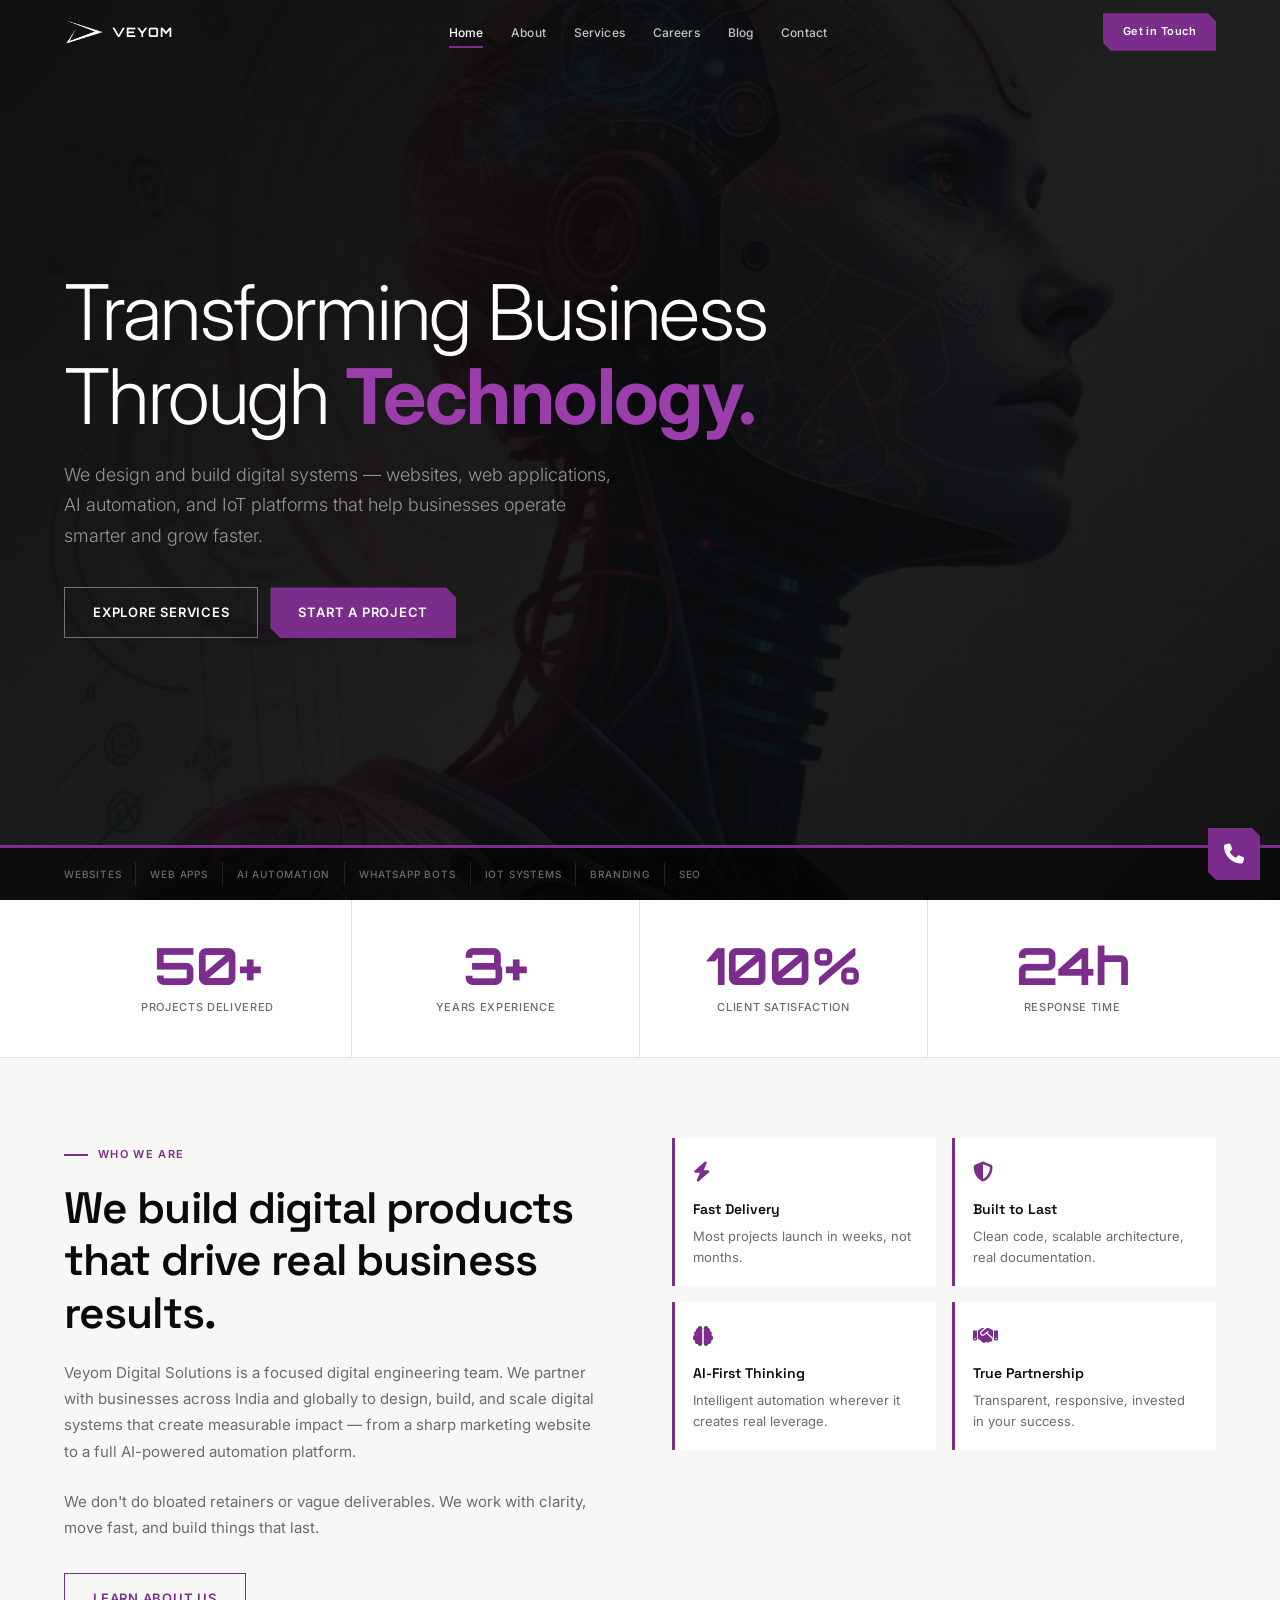
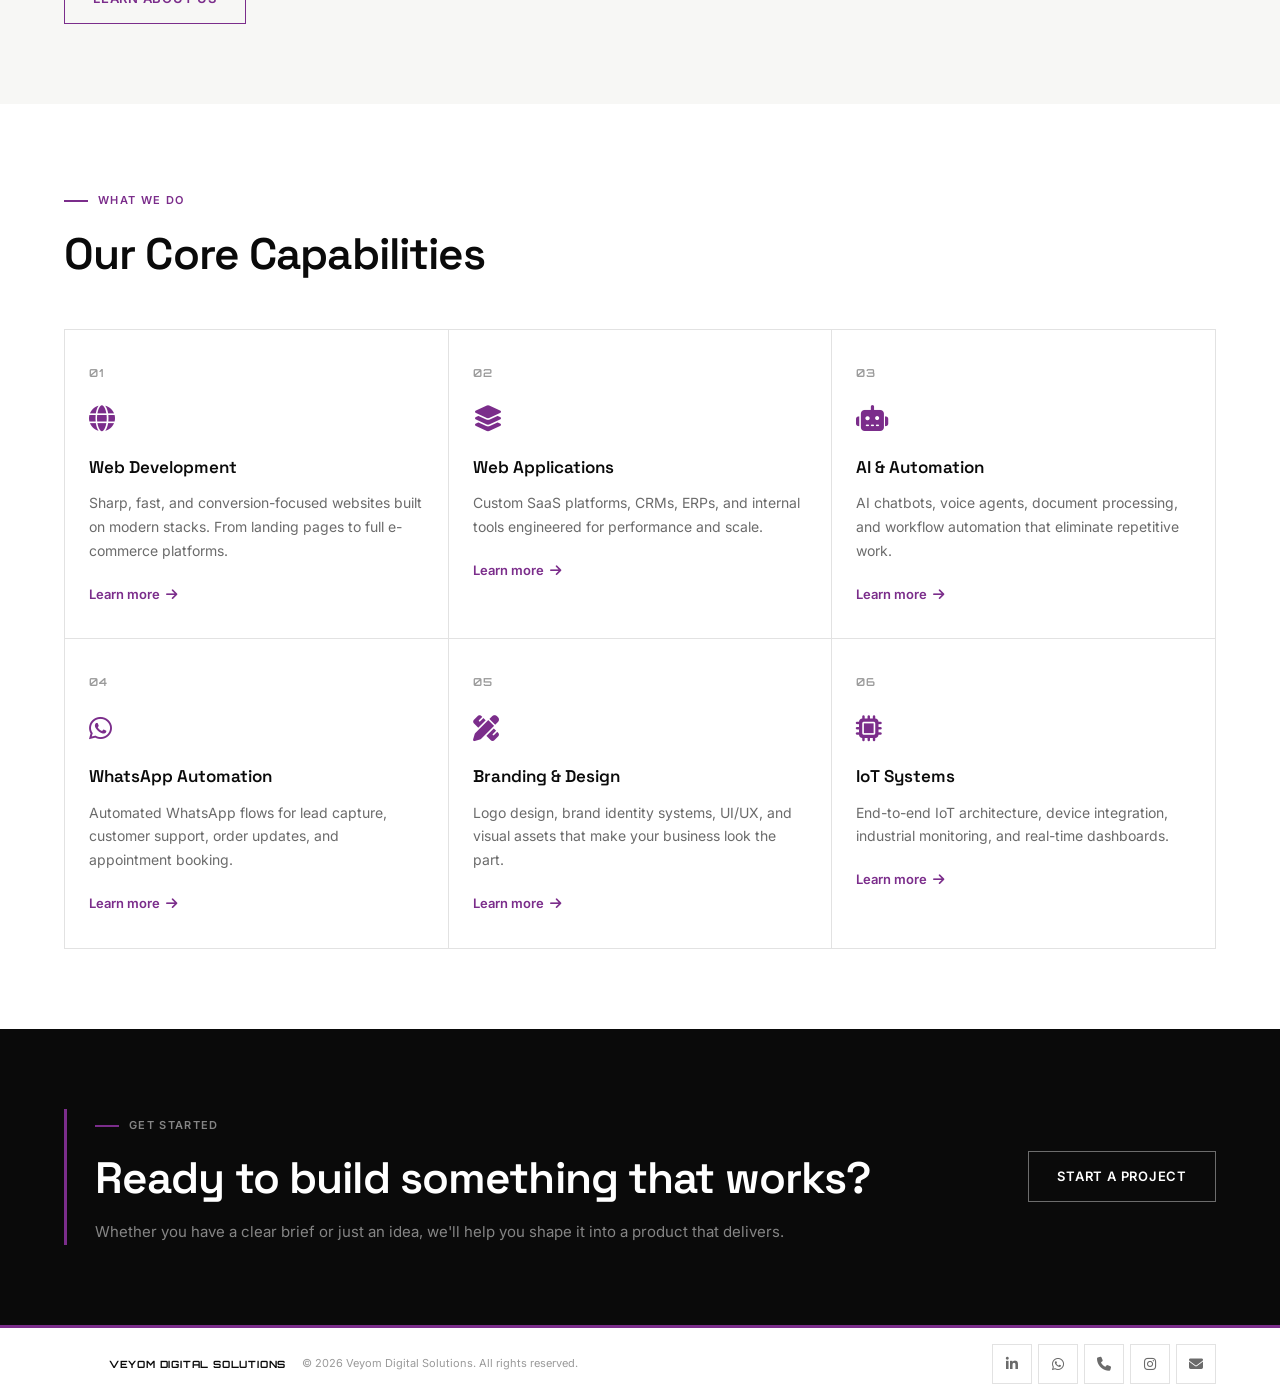
<file: index.html>
<!DOCTYPE html>
<html lang="en">
<head>
  <meta charset="UTF-8">
  <meta name="viewport" content="width=device-width, initial-scale=1.0">
  <title>Veyom Digital Solutions — AI, Web &amp; Digital Transformation</title>
  <meta name="description" content="Veyom Digital Solutions builds websites, web applications, AI automation, and IoT platforms for businesses that want to grow.">
  <link rel="stylesheet" href="_nav.css">
  <link rel="stylesheet" href="https://cdnjs.cloudflare.com/ajax/libs/font-awesome/6.5.2/css/all.min.css">
  <link href="https://fonts.googleapis.com/css2?family=Inter:wght@300;400;500;600;700&family=Orbitron:wght@400;500;600;700;800&family=Space+Grotesk:wght@400;500;600;700&display=swap" rel="stylesheet">
  <style>
    /* ── HERO ── */
    .hero {
      position: relative;
      min-height: 100vh;
      min-height: 100svh;
      background: #0a0a0a;
      display: flex;
      flex-direction: column;
      overflow: hidden;
    }
    .hero-grid {
      position: absolute; inset: 0; z-index: 1;
      background-image:
        linear-gradient(rgba(255,255,255,0.03) 1px, transparent 1px),
        linear-gradient(90deg, rgba(255,255,255,0.03) 1px, transparent 1px);
      background-size: 60px 60px;
    }
    .hero-slides { position: absolute; inset: 0; z-index: 2; }
    .hero-slide {
      position: absolute; inset: 0;
      background-size: cover; background-position: center;
      opacity: 0; transition: opacity 1.2s ease;
    }
    .hero-slide.active { opacity: 0.25; }
    .hero-overlay {
      position: absolute; inset: 0; z-index: 3;
      background: linear-gradient(135deg, rgba(10,10,10,0.9) 0%, rgba(10,10,10,0.65) 60%, rgba(10,10,10,0.85) 100%);
    }
    /* Main content area fills available space */
    .hero-body {
      position: relative; z-index: 10;
      flex: 1;
      display: flex;
      align-items: center;
      padding-top: var(--nav-h);
    }
    .hero-content {
      padding: 60px 0 60px;
      max-width: 820px; width: 100%;
    }
    .hero h1 {
      font-family: 'Inter', sans-serif;
      font-size: clamp(32px, 6vw, 80px);
      font-weight: 300; line-height: 1.1;
      color: #fff; margin-bottom: 20px;
      letter-spacing: -0.02em;
    }
    .hero h1 strong { font-weight: 700; color: var(--purple3); }
    .hero-sub {
      font-size: clamp(14px, 1.8vw, 18px);
      color: rgba(255,255,255,0.55);
      line-height: 1.7; max-width: 560px;
      margin-bottom: 36px; font-weight: 300;
    }
    .hero-btns { display: flex; gap: 12px; flex-wrap: wrap; }

    /* Tags bar at bottom */
    .hero-footer {
      position: relative; z-index: 10;
      flex-shrink: 0;
    }
    .hero-sep {
      height: 3px; background: var(--purple);
    }
    .hero-tags {
      background: rgba(0,0,0,0.5);
      padding: 14px 0;
    }
    .hero-tags-inner {
      display: flex; gap: 0; flex-wrap: wrap;
      align-items: center;
    }
    .hero-tag {
      font-size: 10px; font-weight: 500;
      color: rgba(255,255,255,0.4);
      letter-spacing: 0.08em; text-transform: uppercase;
      padding: 4px 14px;
      border-right: 1px solid rgba(255,255,255,0.1);
      white-space: nowrap;
    }
    .hero-tag:first-child { padding-left: 0; }
    .hero-tag:last-child { border-right: none; }

    /* ── STATS ── */
    .stats-bar {
      background: var(--white);
      border-bottom: 1px solid var(--border);
    }
    .stats-inner {
      display: grid; grid-template-columns: repeat(4, 1fr);
    }
    .stat-item {
      padding: 40px 24px;
      border-right: 1px solid var(--border);
      text-align: center;
    }
    .stat-item:last-child { border-right: none; }
    .stat-num {
      font-family: 'Orbitron', sans-serif;
      font-size: clamp(28px, 4vw, 52px);
      font-weight: 700; color: var(--purple);
      line-height: 1; margin-bottom: 8px;
    }
    .stat-label {
      font-size: 11px; font-weight: 500;
      color: var(--muted); letter-spacing: 0.06em;
      text-transform: uppercase;
    }

    /* ── ABOUT INTRO ── */
    .about-intro { background: var(--off); padding: 80px 0; }
    .about-grid {
      display: grid; grid-template-columns: 1fr 1fr;
      gap: 64px; align-items: start;
    }
    .about-left h2 {
      font-family: 'Space Grotesk', sans-serif;
      font-size: clamp(24px, 3.5vw, 44px);
      font-weight: 600; line-height: 1.2;
      color: var(--ink); margin-bottom: 20px;
      letter-spacing: -0.02em;
    }
    .about-left p {
      font-size: 15px; color: var(--muted);
      line-height: 1.75; margin-bottom: 24px;
    }
    .about-features {
      display: grid; grid-template-columns: 1fr 1fr;
      gap: 16px;
    }
    .about-feat {
      padding: 18px;
      border-left: 3px solid var(--purple);
      background: var(--white);
    }
    .about-feat-icon {
      font-size: 20px; color: var(--purple);
      margin-bottom: 10px;
    }
    .about-feat h4 {
      font-family: 'Space Grotesk', sans-serif;
      font-size: 14px; font-weight: 600;
      color: var(--ink); margin-bottom: 6px;
    }
    .about-feat p {
      font-size: 13px; color: var(--muted);
      line-height: 1.6; margin: 0;
    }

    /* ── SERVICES ── */
    .services-sec { background: var(--white); padding: 80px 0; }
    .sec-header { margin-bottom: 48px; }
    .sec-header h2 {
      font-family: 'Space Grotesk', sans-serif;
      font-size: clamp(24px, 3.5vw, 44px);
      font-weight: 600; color: var(--ink);
      letter-spacing: -0.02em; line-height: 1.2;
    }
    .services-grid {
      display: grid; grid-template-columns: repeat(3, 1fr);
      gap: 1px; background: var(--border);
      border: 1px solid var(--border);
    }
    .svc-card {
      background: var(--white);
      padding: 32px 24px;
      border-top: 3px solid transparent;
      transition: border-color 0.25s ease, background 0.25s ease;
    }
    .svc-card:hover { border-top-color: var(--purple); background: var(--off); }
    .svc-num {
      font-family: 'Orbitron', sans-serif;
      font-size: 11px; font-weight: 600;
      color: var(--muted2); letter-spacing: 0.1em;
      margin-bottom: 16px;
    }
    .svc-icon { font-size: 26px; color: var(--purple); margin-bottom: 14px; }
    .svc-title {
      font-family: 'Space Grotesk', sans-serif;
      font-size: 17px; font-weight: 600;
      color: var(--ink); margin-bottom: 10px;
    }
    .svc-desc {
      font-size: 14px; color: var(--muted);
      line-height: 1.7; margin-bottom: 18px;
    }
    .svc-link {
      font-size: 13px; font-weight: 600;
      color: var(--purple);
      display: inline-flex; align-items: center; gap: 6px;
      transition: gap 0.2s;
    }
    .svc-link:hover { gap: 10px; }

    /* ── CTA DARK ── */
    .cta-dark { background: var(--dark); padding: 80px 0; }
    .cta-grid {
      display: grid; grid-template-columns: 1fr auto;
      gap: 48px; align-items: center;
    }
    .cta-left {
      border-left: 3px solid var(--purple);
      padding-left: 28px;
    }
    .cta-left h2 {
      font-family: 'Space Grotesk', sans-serif;
      font-size: clamp(24px, 3.5vw, 44px);
      font-weight: 600; color: #fff;
      letter-spacing: -0.02em; line-height: 1.2;
      margin-bottom: 14px;
    }
    .cta-left p { font-size: 15px; color: rgba(255,255,255,0.5); line-height: 1.7; }
    .cta-right { display: flex; flex-direction: column; gap: 12px; min-width: 180px; }

    /* ── RESPONSIVE ── */
    @media (max-width: 1024px) {
      .about-grid { grid-template-columns: 1fr; gap: 40px; }
      .services-grid { grid-template-columns: repeat(2, 1fr); }
      .cta-grid { grid-template-columns: 1fr; gap: 32px; }
      .cta-right { flex-direction: row; flex-wrap: wrap; }
    }
    @media (max-width: 768px) {
      .stats-inner { grid-template-columns: repeat(2, 1fr); }
      .stat-item { padding: 28px 16px; }
      .stat-item:nth-child(2) { border-right: none; }
      .stat-item:nth-child(3) { border-right: 1px solid var(--border); border-top: 1px solid var(--border); }
      .stat-item:nth-child(4) { border-right: none; border-top: 1px solid var(--border); }
      .services-grid { grid-template-columns: 1fr; }
      .about-features { grid-template-columns: 1fr; }
      .about-intro { padding: 60px 0; }
      .services-sec { padding: 60px 0; }
      .cta-dark { padding: 60px 0; }
      .cta-grid { grid-template-columns: 1fr; }
      .cta-right { flex-direction: column; }
      .hero-content { padding: 48px 0 40px; }
      .hero-tags-inner { gap: 0; }
      .hero-tag { padding: 4px 10px; font-size: 9px; }
    }
    @media (max-width: 480px) {
      .hero h1 { font-size: clamp(28px, 8vw, 40px); }
      .hero-btns { flex-direction: column; align-items: flex-start; }
      .hero-btns .btn { width: 100%; justify-content: center; }
    }
  </style>
</head>
<body>

<!-- DRAWER -->
<div class="drawer-overlay" id="drawerOverlay"></div>
<div class="drawer" id="drawer">
  <div class="drawer-header">
    <span class="drawer-logo">Veyom</span>
    <button class="drawer-close" id="drawerClose" aria-label="Close menu"><i class="fas fa-times"></i></button>
  </div>
  <nav class="drawer-links">
    <a href="index.html" class="active">Home</a>
    <a href="about.html">About</a>
    <a href="services.html">Services</a>
    <a href="careers.html">Careers</a>
    <a href="blog.html">Blog</a>
    <a href="contact.html">Contact</a>
  </nav>
  <div class="drawer-cta"><a href="contact.html">Get in Touch</a></div>
</div>

<!-- NAV -->
<nav class="site-nav" id="siteNav">
  <div class="container nav-inner">
    <a href="index.html" class="nav-logo">
      <img src="logo1.png" alt="Veyom logo" class="nav-logo-img">
      <span class="nav-logo-name">Veyom</span>
    </a>
    <ul class="nav-links">
      <li><a href="index.html" class="active">Home</a></li>
      <li><a href="about.html">About</a></li>
      <li><a href="services.html">Services</a></li>
      <li><a href="careers.html">Careers</a></li>
      <li><a href="blog.html">Blog</a></li>
      <li><a href="contact.html">Contact</a></li>
    </ul>
    <div class="nav-actions">
      <a href="contact.html" class="nav-cta">Get in Touch</a>
      <button class="nav-hamburger" id="navHamburger" aria-label="Open menu"><i class="fas fa-bars"></i></button>
    </div>
  </div>
</nav>

<!-- HERO -->
<section class="hero">
  <div class="hero-grid"></div>
  <div class="hero-slides">
    <div class="hero-slide active" style="background-image:url('robot%20ai.jpg')"></div>
    <div class="hero-slide" style="background-image:url('4K%20Earth%20Wallpapers%20on%20WallpaperDog.jpg')"></div>
    <div class="hero-slide" style="background-image:url('robot%20ai.jpg')"></div>
    <div class="hero-slide" style="background-image:url('4K%20Earth%20Wallpapers%20on%20WallpaperDog.jpg')"></div>
  </div>
  <div class="hero-overlay"></div>

  <div class="hero-body">
    <div class="container">
      <div class="hero-content">
        <h1>Transforming Business Through <strong>Technology.</strong></h1>
        <p class="hero-sub">We design and build digital systems — websites, web applications, AI automation, and IoT platforms that help businesses operate smarter and grow faster.</p>
        <div class="hero-btns">
          <a href="services.html" class="btn btn-ghost">Explore Services</a>
          <a href="contact.html" class="btn btn-purple">Start a Project</a>
        </div>
      </div>
    </div>
  </div>

  <div class="hero-footer">
    <div class="hero-sep"></div>
    <div class="hero-tags">
      <div class="container">
        <div class="hero-tags-inner">
          <span class="hero-tag">Websites</span>
          <span class="hero-tag">Web Apps</span>
          <span class="hero-tag">AI Automation</span>
          <span class="hero-tag">WhatsApp Bots</span>
          <span class="hero-tag">IoT Systems</span>
          <span class="hero-tag">Branding</span>
          <span class="hero-tag">SEO</span>
        </div>
      </div>
    </div>
  </div>
</section>

<!-- STATS -->
<section class="stats-bar">
  <div class="container">
    <div class="stats-inner">
      <div class="stat-item">
        <div class="stat-num">50+</div>
        <div class="stat-label">Projects Delivered</div>
      </div>
      <div class="stat-item">
        <div class="stat-num">3+</div>
        <div class="stat-label">Years Experience</div>
      </div>
      <div class="stat-item">
        <div class="stat-num">100%</div>
        <div class="stat-label">Client Satisfaction</div>
      </div>
      <div class="stat-item">
        <div class="stat-num">24h</div>
        <div class="stat-label">Response Time</div>
      </div>
    </div>
  </div>
</section>

<!-- ABOUT INTRO -->
<section class="about-intro">
  <div class="container">
    <div class="about-grid">
      <div class="about-left">
        <span class="eyebrow">Who We Are</span>
        <h2>We build digital products that drive real business results.</h2>
        <p>Veyom Digital Solutions is a focused digital engineering team. We partner with businesses across India and globally to design, build, and scale digital systems that create measurable impact — from a sharp marketing website to a full AI-powered automation platform.</p>
        <p>We don't do bloated retainers or vague deliverables. We work with clarity, move fast, and build things that last.</p>
        <a href="about.html" class="btn btn-outline" style="margin-top:8px;">Learn About Us</a>
      </div>
      <div class="about-right">
        <div class="about-features">
          <div class="about-feat">
            <div class="about-feat-icon"><i class="fas fa-bolt"></i></div>
            <h4>Fast Delivery</h4>
            <p>Most projects launch in weeks, not months.</p>
          </div>
          <div class="about-feat">
            <div class="about-feat-icon"><i class="fas fa-shield-halved"></i></div>
            <h4>Built to Last</h4>
            <p>Clean code, scalable architecture, real documentation.</p>
          </div>
          <div class="about-feat">
            <div class="about-feat-icon"><i class="fas fa-brain"></i></div>
            <h4>AI-First Thinking</h4>
            <p>Intelligent automation wherever it creates real leverage.</p>
          </div>
          <div class="about-feat">
            <div class="about-feat-icon"><i class="fas fa-handshake"></i></div>
            <h4>True Partnership</h4>
            <p>Transparent, responsive, invested in your success.</p>
          </div>
        </div>
      </div>
    </div>
  </div>
</section>

<!-- SERVICES -->
<section class="services-sec">
  <div class="container">
    <div class="sec-header">
      <span class="eyebrow">What We Do</span>
      <h2>Our Core Capabilities</h2>
    </div>
    <div class="services-grid">
      <div class="svc-card">
        <div class="svc-num">01</div>
        <div class="svc-icon"><i class="fas fa-globe"></i></div>
        <div class="svc-title">Web Development</div>
        <p class="svc-desc">Sharp, fast, and conversion-focused websites built on modern stacks. From landing pages to full e-commerce platforms.</p>
        <a href="services.html" class="svc-link">Learn more <i class="fas fa-arrow-right"></i></a>
      </div>
      <div class="svc-card">
        <div class="svc-num">02</div>
        <div class="svc-icon"><i class="fas fa-layer-group"></i></div>
        <div class="svc-title">Web Applications</div>
        <p class="svc-desc">Custom SaaS platforms, CRMs, ERPs, and internal tools engineered for performance and scale.</p>
        <a href="services.html" class="svc-link">Learn more <i class="fas fa-arrow-right"></i></a>
      </div>
      <div class="svc-card">
        <div class="svc-num">03</div>
        <div class="svc-icon"><i class="fas fa-robot"></i></div>
        <div class="svc-title">AI &amp; Automation</div>
        <p class="svc-desc">AI chatbots, voice agents, document processing, and workflow automation that eliminate repetitive work.</p>
        <a href="services.html" class="svc-link">Learn more <i class="fas fa-arrow-right"></i></a>
      </div>
      <div class="svc-card">
        <div class="svc-num">04</div>
        <div class="svc-icon"><i class="fab fa-whatsapp"></i></div>
        <div class="svc-title">WhatsApp Automation</div>
        <p class="svc-desc">Automated WhatsApp flows for lead capture, customer support, order updates, and appointment booking.</p>
        <a href="services.html" class="svc-link">Learn more <i class="fas fa-arrow-right"></i></a>
      </div>
      <div class="svc-card">
        <div class="svc-num">05</div>
        <div class="svc-icon"><i class="fas fa-pen-ruler"></i></div>
        <div class="svc-title">Branding &amp; Design</div>
        <p class="svc-desc">Logo design, brand identity systems, UI/UX, and visual assets that make your business look the part.</p>
        <a href="services.html" class="svc-link">Learn more <i class="fas fa-arrow-right"></i></a>
      </div>
      <div class="svc-card">
        <div class="svc-num">06</div>
        <div class="svc-icon"><i class="fas fa-microchip"></i></div>
        <div class="svc-title">IoT Systems</div>
        <p class="svc-desc">End-to-end IoT architecture, device integration, industrial monitoring, and real-time dashboards.</p>
        <a href="services.html" class="svc-link">Learn more <i class="fas fa-arrow-right"></i></a>
      </div>
    </div>
  </div>
</section>

<!-- CTA DARK -->
<section class="cta-dark">
  <div class="container">
    <div class="cta-grid">
      <div class="cta-left">
        <span class="eyebrow" style="color:rgba(255,255,255,0.5);">Get Started</span>
        <h2>Ready to build something that works?</h2>
        <p>Whether you have a clear brief or just an idea, we'll help you shape it into a product that delivers.</p>
      </div>
      <div class="cta-right">
        <a href="contact.html" class="btn btn-ghost">Start a Project</a>
      </div>
    </div>
  </div>
</section>

<!-- FOOTER -->
<footer class="site-footer">
  <div class="container footer-inner">
    <div class="footer-brand">
      <a href="index.html" class="footer-logo-link">
        <img src="logo5.png" alt="Veyom">
        <span class="footer-logo-name">Veyom Digital Solutions</span>
      </a>
      <p class="footer-copy">© 2026 Veyom Digital Solutions. All rights reserved.</p>
    </div>
    <div class="footer-right">
      <div class="footer-socials">
        <a href="https://linkedin.com/company/veyom" class="footer-icon" aria-label="LinkedIn" target="_blank" rel="noopener"><i class="fab fa-linkedin-in"></i></a>
        <a href="https://wa.me/919342732906" class="footer-icon" aria-label="WhatsApp" target="_blank" rel="noopener"><i class="fab fa-whatsapp"></i></a>
        <a href="tel:+919342732906" class="footer-icon" aria-label="Phone"><i class="fas fa-phone"></i></a>
        <a href="https://instagram.com/veyom" class="footer-icon" aria-label="Instagram" target="_blank" rel="noopener"><i class="fab fa-instagram"></i></a>
        <a href="mailto:info@veyom.com" class="footer-icon" aria-label="Email"><i class="fas fa-envelope"></i></a>
      </div>
    </div>
  </div>
</footer>

<!-- FLOAT CALL -->
<a href="tel:+919342732906" class="float-call" aria-label="Call us"><i class="fas fa-phone"></i></a>

<script>
  const nav = document.getElementById('siteNav');
  window.addEventListener('scroll', () => nav.classList.toggle('scrolled', window.scrollY > 60), { passive: true });

  const ov = document.getElementById('drawerOverlay');
  const dr = document.getElementById('drawer');
  const tog = s => {
    dr.classList.toggle('open', s);
    ov.classList.toggle('open', s);
    document.body.style.overflow = s ? 'hidden' : '';
  };
  document.getElementById('navHamburger').addEventListener('click', () => tog(true));
  document.getElementById('drawerClose').addEventListener('click', () => tog(false));
  ov.addEventListener('click', () => tog(false));
  document.querySelectorAll('.drawer-links a').forEach(a => a.addEventListener('click', () => tog(false)));

  // Hero slideshow
  const slides = document.querySelectorAll('.hero-slide');
  let cur = 0;
  setInterval(() => {
    slides[cur].classList.remove('active');
    cur = (cur + 1) % slides.length;
    slides[cur].classList.add('active');
  }, 4000);
</script>
</body>
</html>
</file>
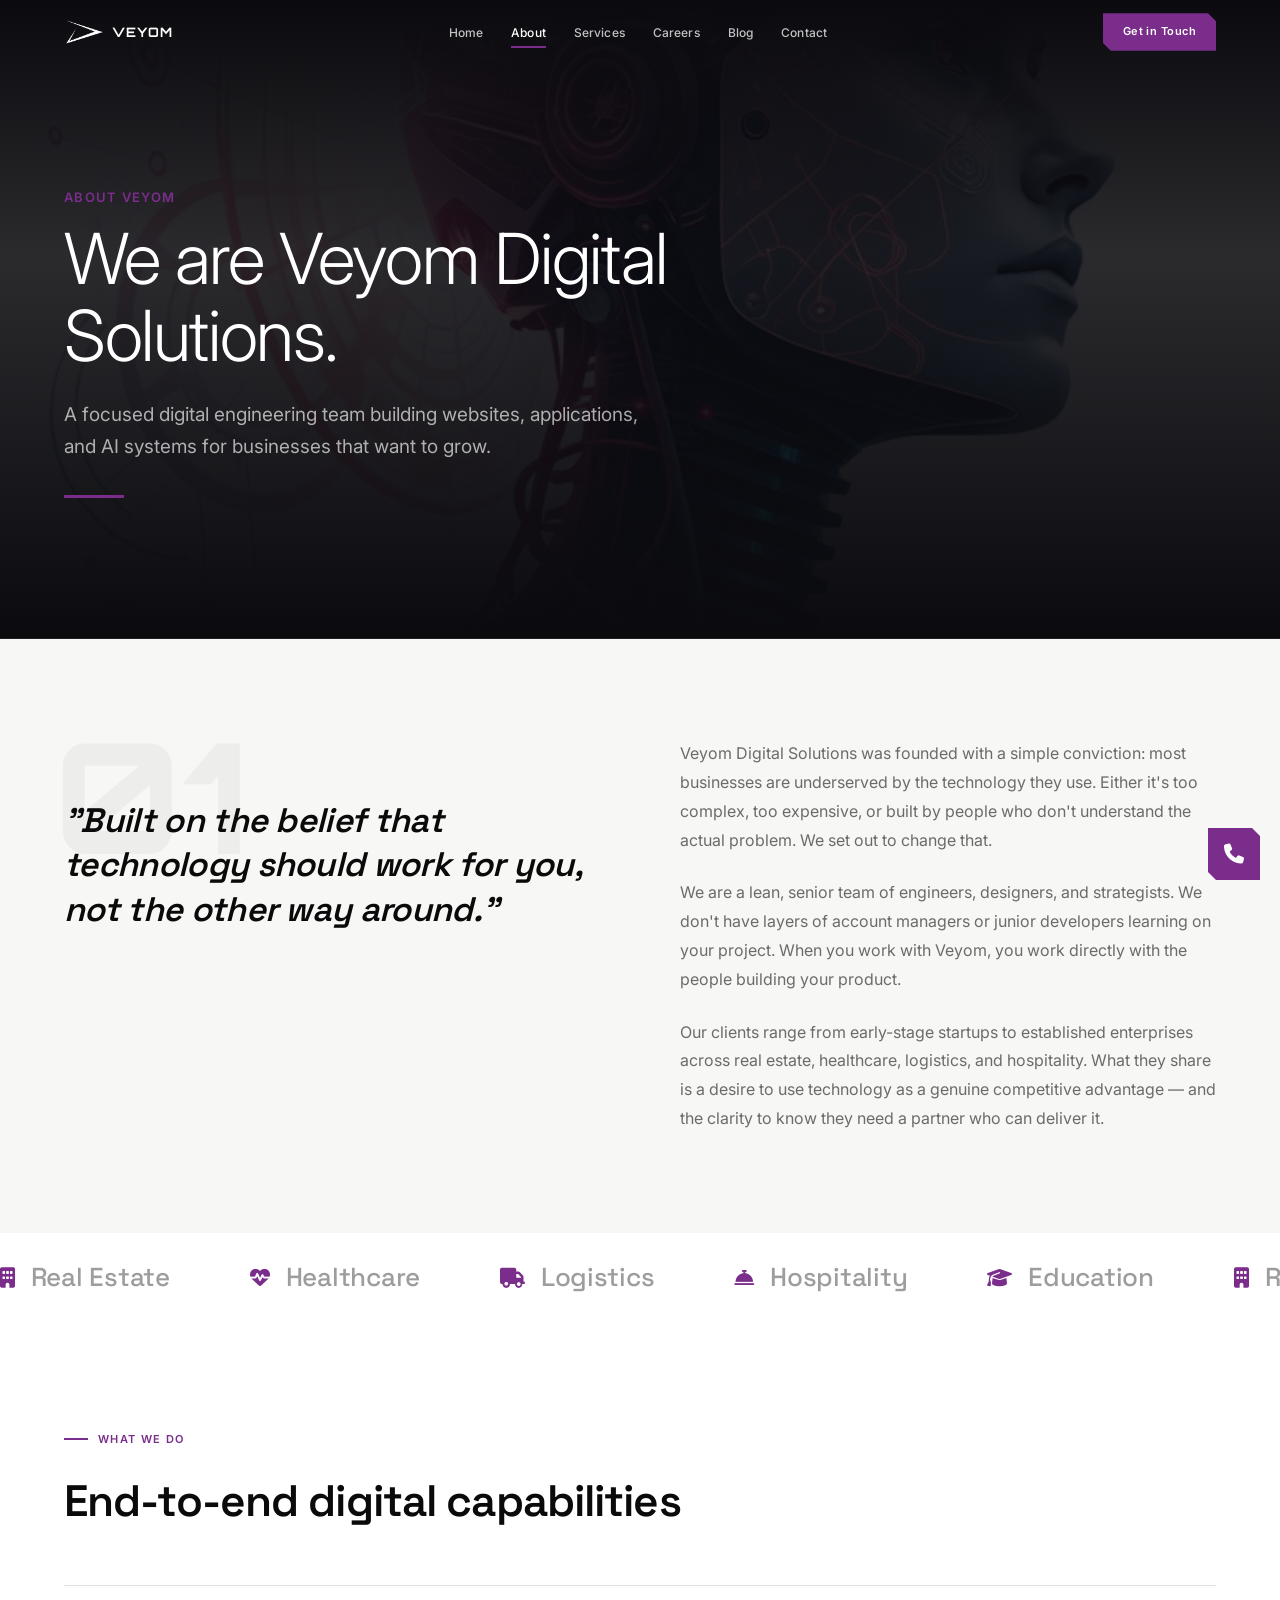
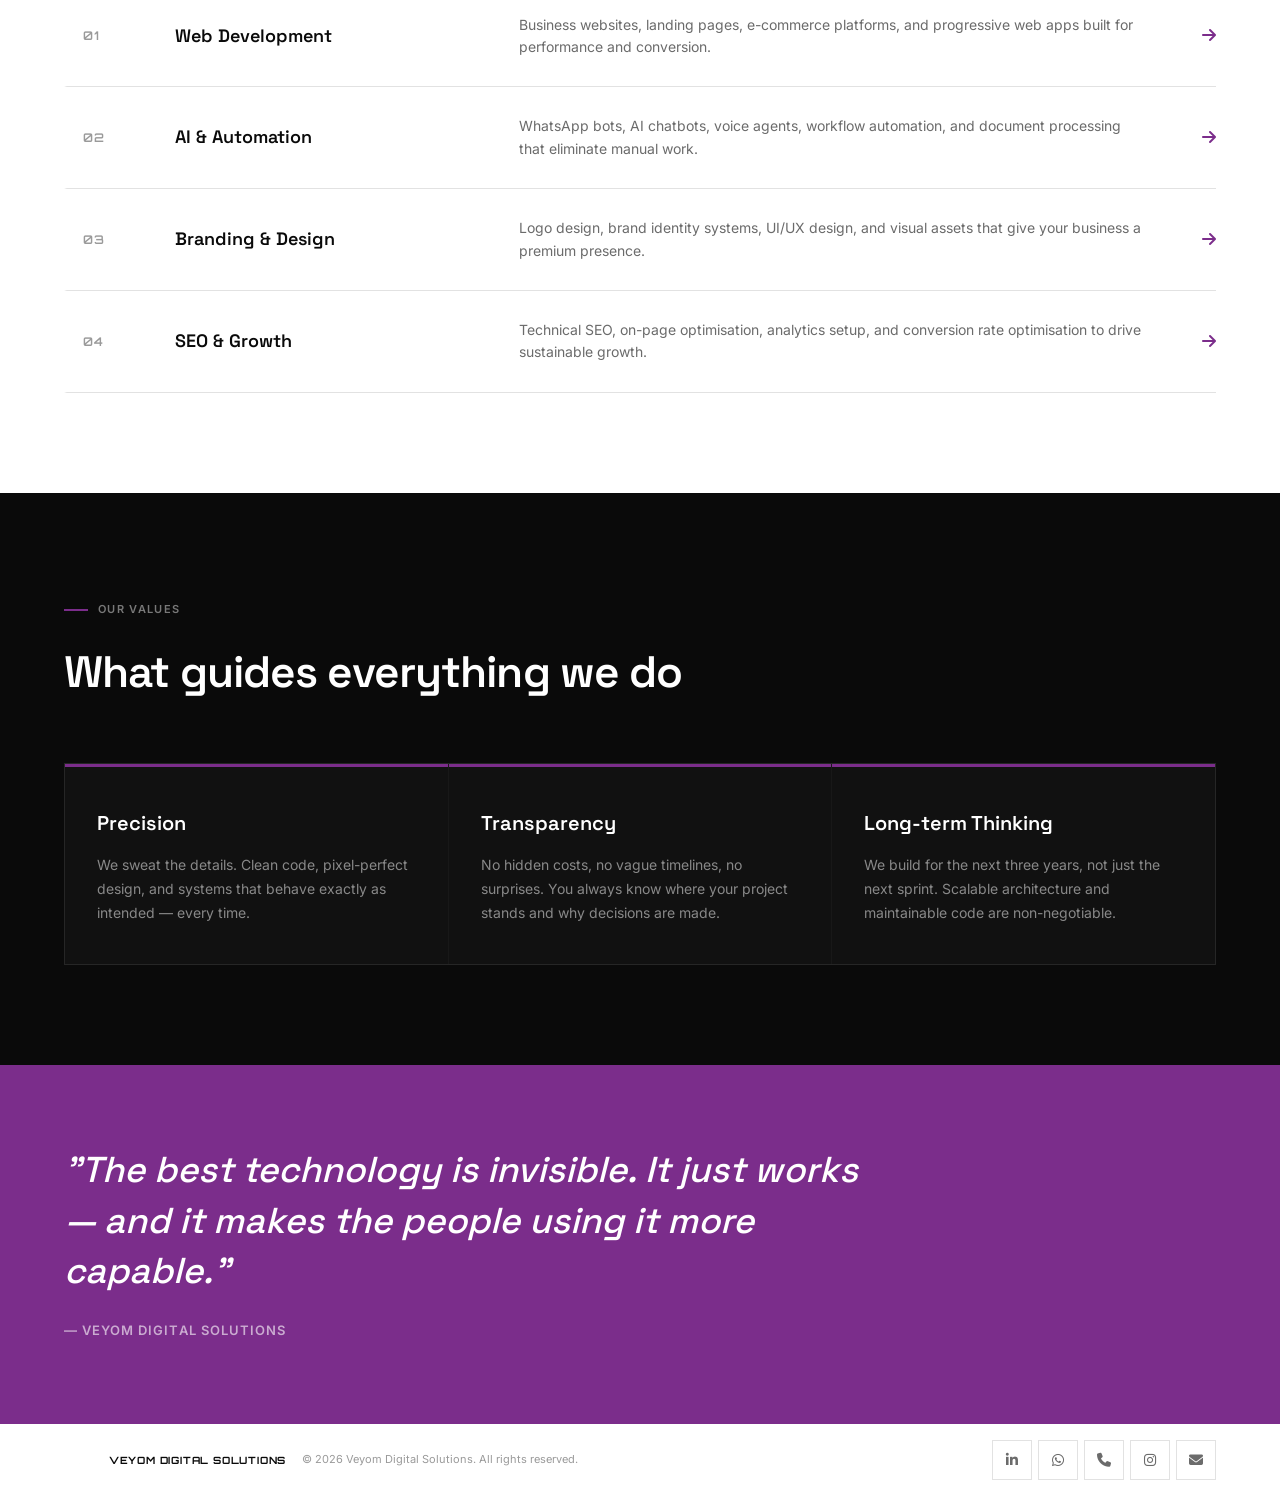
<file: about.html>
<!DOCTYPE html>
<html lang="en">
<head>
  <meta charset="UTF-8">
  <meta name="viewport" content="width=device-width, initial-scale=1.0">
  <title>About — Veyom Digital Solutions</title>
  <meta name="description" content="Learn about Veyom Digital Solutions — a focused digital engineering team building websites, applications, and AI systems.">
  <link rel="stylesheet" href="_nav.css">
  <link rel="stylesheet" href="https://cdnjs.cloudflare.com/ajax/libs/font-awesome/6.5.2/css/all.min.css">
  <link href="https://fonts.googleapis.com/css2?family=Inter:wght@300;400;500;600;700&family=Orbitron:wght@400;500;600;700;800&family=Space+Grotesk:wght@400;500;600;700&display=swap" rel="stylesheet">
  <style>
    .page-hero {
      position: relative;
      background: #0b0b0f;
      padding-top: calc(var(--nav-h) + 120px);
      padding-bottom: 140px;
      border-bottom: 1px solid rgba(255,255,255,0.08);
      overflow: hidden;
    }
    .page-hero-bg {
      position: absolute;
      top: 0; bottom: 0; left: 0; right: 0;
      z-index: 0;
    }
    .hero-slides { position: absolute; inset: 0; }
    .hero-slide {
      position: absolute; inset: 0;
      background-size: cover; background-position: center center;
      opacity: 0; transform: scale(1.03);
      transition: opacity 1.5s ease-in-out, transform 4.5s ease-out;
    }
    .hero-slide.active { opacity: 0.22; transform: scale(1); }
    .page-hero::after {
      content: '';
      position: absolute; inset: 0;
      background: linear-gradient(180deg, #0b0b0f 0%, rgba(11,11,15,0.4) 40%, #0b0b0f 100%);
      z-index: 1;
    }
    .page-hero-content { position: relative; z-index: 10; }
    .page-hero .eyebrow {
      color: var(--purple); text-transform: uppercase;
      font-size: 13px; letter-spacing: 0.1em; font-weight: 600;
      margin-bottom: 12px; display: inline-block;
    }
    .page-hero h1 {
      font-family: 'Inter', sans-serif;
      font-size: clamp(38px, 5.5vw, 72px);
      font-weight: 300; line-height: 1.1;
      color: #fff; margin-bottom: 24px;
      letter-spacing: -0.02em; max-width: 750px;
    }
    .page-hero-sub {
      font-size: clamp(16px, 1.8vw, 19px);
      color: rgba(255,255,255,0.65); line-height: 1.7;
      max-width: 580px; margin-bottom: 32px;
    }
    .hero-underline { width: 60px; height: 3px; background: var(--purple); }

    /* ── STORY ── */
    .story-sec { background: var(--off); padding: 100px 0; }
    .story-grid { display: grid; grid-template-columns: 1fr 1fr; gap: 80px; align-items: start; }
    .story-left { position: relative; }
    .story-bg-num {
      font-family: 'Orbitron', sans-serif;
      font-size: clamp(80px, 12vw, 160px);
      font-weight: 800; color: rgba(0,0,0,0.04);
      line-height: 1; position: absolute;
      top: -20px; left: -10px; z-index: 0;
      user-select: none; pointer-events: none;
    }
    .story-heading {
      position: relative; z-index: 1;
      font-family: 'Space Grotesk', sans-serif;
      font-size: clamp(22px, 2.8vw, 34px);
      font-weight: 600; color: var(--ink);
      line-height: 1.3; letter-spacing: -0.02em;
      font-style: italic; padding-top: 60px;
    }
    .story-right p { font-size: 16px; color: var(--muted); line-height: 1.8; margin-bottom: 24px; }
    .story-right p:last-child { margin-bottom: 0; }

    /* ── MARQUEE ── */
    .services-marquee {
      position: relative; background: transparent;
      overflow: hidden; white-space: nowrap;
      padding: 24px 0; display: flex; align-items: center;
    }
    .marquee-track {
      display: inline-flex;
      animation: loopMarquee 28s linear infinite;
      gap: 80px; padding-right: 80px;
    }
    .marquee-item {
      font-family: 'Space Grotesk', sans-serif;
      font-size: clamp(18px, 2.2vw, 26px); font-weight: 500;
      letter-spacing: -0.01em; display: inline-flex;
      align-items: center; gap: 16px;
      color: rgba(11,11,15,0.4); transition: all 0.3s ease; cursor: default;
    }
    .marquee-item:hover { color: #0b0b0f; transform: translateY(-1px); }
    .marquee-item i { color: var(--purple); font-size: clamp(14px, 1.8vw, 20px); transition: transform 0.3s ease; }
    .marquee-item:hover i { transform: scale(1.1) rotate(5deg); }
    @keyframes loopMarquee {
      0% { transform: translateX(0%); }
      100% { transform: translateX(-50%); }
    }

    /* ── CAPABILITIES ── */
    .caps-sec { background: var(--white); padding: 100px 0; }
    .caps-header { margin-bottom: 48px; }
    .caps-header h2 {
      font-family: 'Space Grotesk', sans-serif;
      font-size: clamp(28px, 3.5vw, 44px);
      font-weight: 600; color: var(--ink); letter-spacing: -0.02em;
    }
    .caps-list { border-top: 1px solid var(--border); }
    .cap-row {
      display: grid; grid-template-columns: 60px 1fr 2fr 40px;
      gap: 32px; align-items: center;
      padding: 28px 0 28px 16px;
      border-bottom: 1px solid var(--border);
      border-left: 3px solid transparent;
      transition: all 0.25s ease; cursor: default;
    }
    .cap-row:hover { border-left-color: var(--purple); background: var(--off); padding-left: 24px; }
    .cap-num { font-family: 'Orbitron', sans-serif; font-size: 12px; font-weight: 600; color: var(--muted2); letter-spacing: 0.08em; }
    .cap-title { font-family: 'Space Grotesk', sans-serif; font-size: 18px; font-weight: 600; color: var(--ink); }
    .cap-desc { font-size: 14px; color: var(--muted); line-height: 1.6; }
    .cap-arrow { color: var(--purple); font-size: 16px; text-align: right; }

    /* ── VALUES ── */
    .values-sec { background: var(--dark); padding: 100px 0; }
    .values-header { margin-bottom: 56px; }
    .values-header h2 {
      font-family: 'Space Grotesk', sans-serif;
      font-size: clamp(28px, 3.5vw, 44px);
      font-weight: 600; color: #fff; letter-spacing: -0.02em;
    }
    .values-grid {
      display: grid; grid-template-columns: repeat(3, 1fr);
      gap: 1px; background: rgba(255,255,255,0.06);
      border: 1px solid rgba(255,255,255,0.06);
    }
    .val-card { background: var(--dark2); padding: 40px 32px; border-top: 3px solid var(--purple); }
    .val-title { font-family: 'Space Grotesk', sans-serif; font-size: 20px; font-weight: 600; color: #fff; margin-bottom: 14px; }
    .val-desc { font-size: 14px; color: rgba(255,255,255,0.5); line-height: 1.7; }

    /* ── QUOTE ── */
    .quote-banner { background: var(--purple); padding: 80px 0; }
    .quote-inner { max-width: 800px; }
    .quote-text {
      font-family: 'Space Grotesk', sans-serif;
      font-size: clamp(22px, 3vw, 36px);
      font-weight: 500; color: #fff;
      line-height: 1.4; font-style: italic; margin-bottom: 24px;
    }
    .quote-attr { font-size: 13px; font-weight: 600; color: rgba(255,255,255,0.6); letter-spacing: 0.08em; text-transform: uppercase; }

    /* ── RESPONSIVE ── */
    @media (max-width: 1024px) {
      .story-grid { grid-template-columns: 1fr; gap: 40px; }
      .values-grid { grid-template-columns: 1fr; }
      .cap-row { grid-template-columns: 50px 1fr 40px; }
      .cap-desc { display: none; }
      .marquee-track { gap: 40px; padding-right: 40px; }
    }
    @media (max-width: 768px) {
      .page-hero { padding-top: calc(var(--nav-h) + 48px); padding-bottom: 64px; }
      .story-sec { padding: 60px 0; }
      .caps-sec { padding: 60px 0; }
      .values-sec { padding: 60px 0; }
      .quote-banner { padding: 56px 0; }
      .cap-row { grid-template-columns: 40px 1fr 32px; gap: 12px; padding-left: 12px; }
      .cap-row:hover { padding-left: 16px; }
      .cap-title { font-size: 16px; }
      .services-marquee { padding: 16px 0; }
      .marquee-track { gap: 24px; padding-right: 24px; }
      .marquee-item { font-size: clamp(15px, 3vw, 20px); gap: 10px; }
      .marquee-item i { font-size: 15px; }
      .story-heading { padding-top: 40px; font-size: clamp(18px, 4vw, 28px); }
    }
    @media (max-width: 480px) {
      .page-hero h1 { font-size: clamp(28px, 8vw, 44px); }
      .values-grid { grid-template-columns: 1fr; }
    }
  </style>
</head>
<body>

<div class="drawer-overlay" id="drawerOverlay"></div>
<div class="drawer" id="drawer">
  <div class="drawer-header">
    <span class="drawer-logo">Veyom</span>
    <button class="drawer-close" id="drawerClose" aria-label="Close"><i class="fas fa-times"></i></button>
  </div>
  <nav class="drawer-links">
    <a href="index.html">Home</a>
    <a href="about.html" class="active">About</a>
    <a href="services.html">Services</a>
    <a href="careers.html">Careers</a>
    <a href="blog.html">Blog</a>
    <a href="contact.html">Contact</a>
  </nav>
  <div class="drawer-cta"><a href="contact.html">Get in Touch</a></div>
</div>

<nav class="site-nav" id="siteNav">
  <div class="container nav-inner">
    <a href="index.html" class="nav-logo">
      <img src="logo1.png" alt="Veyom" class="nav-logo-img">
      <div><span class="nav-logo-name">Veyom</span></div>
    </a>
    <ul class="nav-links">
      <li><a href="index.html">Home</a></li>
      <li><a href="about.html" class="active">About</a></li>
      <li><a href="services.html">Services</a></li>
      <li><a href="careers.html">Careers</a></li>
      <li><a href="blog.html">Blog</a></li>
      <li><a href="contact.html">Contact</a></li>
    </ul>
    <div class="nav-actions">
      <a href="contact.html" class="nav-cta">Get in Touch</a>
      <button class="nav-hamburger" id="navHamburger" aria-label="Menu"><i class="fas fa-bars"></i></button>
    </div>
  </div>
</nav>

<section class="page-hero">
  <div class="page-hero-bg">
    <div class="hero-slides" id="aboutHeroSlides">
      <div class="hero-slide active" style="background-image:url('robot%20ai.jpg');"></div>
      <div class="hero-slide" style="background-image:url('4K%20Earth%20Wallpapers%20on%20WallpaperDog.jpg');"></div>
      <div class="hero-slide" style="background-image:url('robot%20ai.jpg');"></div>
      <div class="hero-slide" style="background-image:url('4K%20Earth%20Wallpapers%20on%20WallpaperDog.jpg');"></div>
      <div class="hero-slide" style="background-image:url('robot%20ai.jpg');"></div>
    </div>
  </div>
  <div class="container page-hero-content">
    <span class="eyebrow">About Veyom</span>
    <h1>We are Veyom Digital Solutions.</h1>
    <p class="page-hero-sub">A focused digital engineering team building websites, applications, and AI systems for businesses that want to grow.</p>
    <div class="hero-underline"></div>
  </div>
</section>

<section class="story-sec">
  <div class="container">
    <div class="story-grid">
      <div class="story-left">
        <div class="story-bg-num">01</div>
        <p class="story-heading">"Built on the belief that technology should work for you, not the other way around."</p>
      </div>
      <div class="story-right">
        <p>Veyom Digital Solutions was founded with a simple conviction: most businesses are underserved by the technology they use. Either it's too complex, too expensive, or built by people who don't understand the actual problem. We set out to change that.</p>
        <p>We are a lean, senior team of engineers, designers, and strategists. We don't have layers of account managers or junior developers learning on your project. When you work with Veyom, you work directly with the people building your product.</p>
        <p>Our clients range from early-stage startups to established enterprises across real estate, healthcare, logistics, and hospitality. What they share is a desire to use technology as a genuine competitive advantage — and the clarity to know they need a partner who can deliver it.</p>
      </div>
    </div>
  </div>
</section>

<div class="services-marquee">
  <div class="marquee-track">
    <div class="marquee-item"><i class="fas fa-building"></i> Real Estate</div>
    <div class="marquee-item"><i class="fas fa-heart-pulse"></i> Healthcare</div>
    <div class="marquee-item"><i class="fas fa-truck"></i> Logistics</div>
    <div class="marquee-item"><i class="fas fa-concierge-bell"></i> Hospitality</div>
    <div class="marquee-item"><i class="fas fa-graduation-cap"></i> Education</div>
    <div class="marquee-item"><i class="fas fa-building"></i> Real Estate</div>
    <div class="marquee-item"><i class="fas fa-heart-pulse"></i> Healthcare</div>
    <div class="marquee-item"><i class="fas fa-truck"></i> Logistics</div>
    <div class="marquee-item"><i class="fas fa-concierge-bell"></i> Hospitality</div>
    <div class="marquee-item"><i class="fas fa-graduation-cap"></i> Education</div>
  </div>
</div>

<section class="caps-sec">
  <div class="container">
    <div class="caps-header">
      <span class="eyebrow">What We Do</span>
      <h2>End-to-end digital capabilities</h2>
    </div>
    <div class="caps-list">
      <div class="cap-row">
        <div class="cap-num">01</div>
        <div class="cap-title">Web Development</div>
        <div class="cap-desc">Business websites, landing pages, e-commerce platforms, and progressive web apps built for performance and conversion.</div>
        <div class="cap-arrow"><i class="fas fa-arrow-right"></i></div>
      </div>
      <div class="cap-row">
        <div class="cap-num">02</div>
        <div class="cap-title">AI &amp; Automation</div>
        <div class="cap-desc">WhatsApp bots, AI chatbots, voice agents, workflow automation, and document processing that eliminate manual work.</div>
        <div class="cap-arrow"><i class="fas fa-arrow-right"></i></div>
      </div>
      <div class="cap-row">
        <div class="cap-num">03</div>
        <div class="cap-title">Branding &amp; Design</div>
        <div class="cap-desc">Logo design, brand identity systems, UI/UX design, and visual assets that give your business a premium presence.</div>
        <div class="cap-arrow"><i class="fas fa-arrow-right"></i></div>
      </div>
      <div class="cap-row">
        <div class="cap-num">04</div>
        <div class="cap-title">SEO &amp; Growth</div>
        <div class="cap-desc">Technical SEO, on-page optimisation, analytics setup, and conversion rate optimisation to drive sustainable growth.</div>
        <div class="cap-arrow"><i class="fas fa-arrow-right"></i></div>
      </div>
    </div>
  </div>
</section>

<section class="values-sec">
  <div class="container">
    <div class="values-header">
      <span class="eyebrow" style="color:rgba(255,255,255,0.45);">Our Values</span>
      <h2>What guides everything we do</h2>
    </div>
    <div class="values-grid">
      <div class="val-card">
        <div class="val-title">Precision</div>
        <p class="val-desc">We sweat the details. Clean code, pixel-perfect design, and systems that behave exactly as intended — every time.</p>
      </div>
      <div class="val-card">
        <div class="val-title">Transparency</div>
        <p class="val-desc">No hidden costs, no vague timelines, no surprises. You always know where your project stands and why decisions are made.</p>
      </div>
      <div class="val-card">
        <div class="val-title">Long-term Thinking</div>
        <p class="val-desc">We build for the next three years, not just the next sprint. Scalable architecture and maintainable code are non-negotiable.</p>
      </div>
    </div>
  </div>
</section>

<section class="quote-banner">
  <div class="container">
    <div class="quote-inner">
      <p class="quote-text">"The best technology is invisible. It just works — and it makes the people using it more capable."</p>
      <div class="quote-attr">— Veyom Digital Solutions</div>
    </div>
  </div>
</section>

<footer class="site-footer">
  <div class="container footer-inner">
    <div class="footer-brand">
      <a href="index.html" class="footer-logo-link">
        <img src="logo5.png" alt="Veyom">
        <span class="footer-logo-name">Veyom Digital Solutions</span>
      </a>
      <p class="footer-copy">© 2026 Veyom Digital Solutions. All rights reserved.</p>
    </div>
    <div class="footer-right">
      <div class="footer-socials">
        <a href="https://linkedin.com/company/veyom" class="footer-icon" aria-label="LinkedIn" target="_blank" rel="noopener"><i class="fab fa-linkedin-in"></i></a>
        <a href="https://wa.me/919342732906" class="footer-icon" aria-label="WhatsApp" target="_blank" rel="noopener"><i class="fab fa-whatsapp"></i></a>
        <a href="tel:+919342732906" class="footer-icon" aria-label="Phone"><i class="fas fa-phone"></i></a>
        <a href="https://instagram.com/veyom" class="footer-icon" aria-label="Instagram" target="_blank" rel="noopener"><i class="fab fa-instagram"></i></a>
        <a href="mailto:veyomdigitalsolutions@gmail.com" class="footer-icon" aria-label="Email"><i class="fas fa-envelope"></i></a>
      </div>
    </div>
  </div>
</footer>

<!-- FLOAT CALL -->
<a href="tel:+919342732906" class="float-call" aria-label="Call"><i class="fas fa-phone"></i></a>

<script>
  const nav = document.getElementById('siteNav');
  window.addEventListener('scroll', () => nav.classList.toggle('scrolled', window.scrollY > 60), { passive: true });
  const ov = document.getElementById('drawerOverlay');
  const dr = document.getElementById('drawer');
  const tog = s => { dr.classList.toggle('open', s); ov.classList.toggle('open', s); document.body.style.overflow = s ? 'hidden' : ''; };
  document.getElementById('navHamburger').addEventListener('click', () => tog(true));
  document.getElementById('drawerClose').addEventListener('click', () => tog(false));
  ov.addEventListener('click', () => tog(false));
  document.querySelectorAll('.drawer-links a').forEach(a => a.addEventListener('click', () => tog(false)));
  const slides = document.querySelectorAll('#aboutHeroSlides .hero-slide');
  let currentSlide = 0;
  setInterval(() => {
    slides[currentSlide].classList.remove('active');
    currentSlide = (currentSlide + 1) % slides.length;
    slides[currentSlide].classList.add('active');
  }, 4500);
</script>
</body>
</html>
</file>
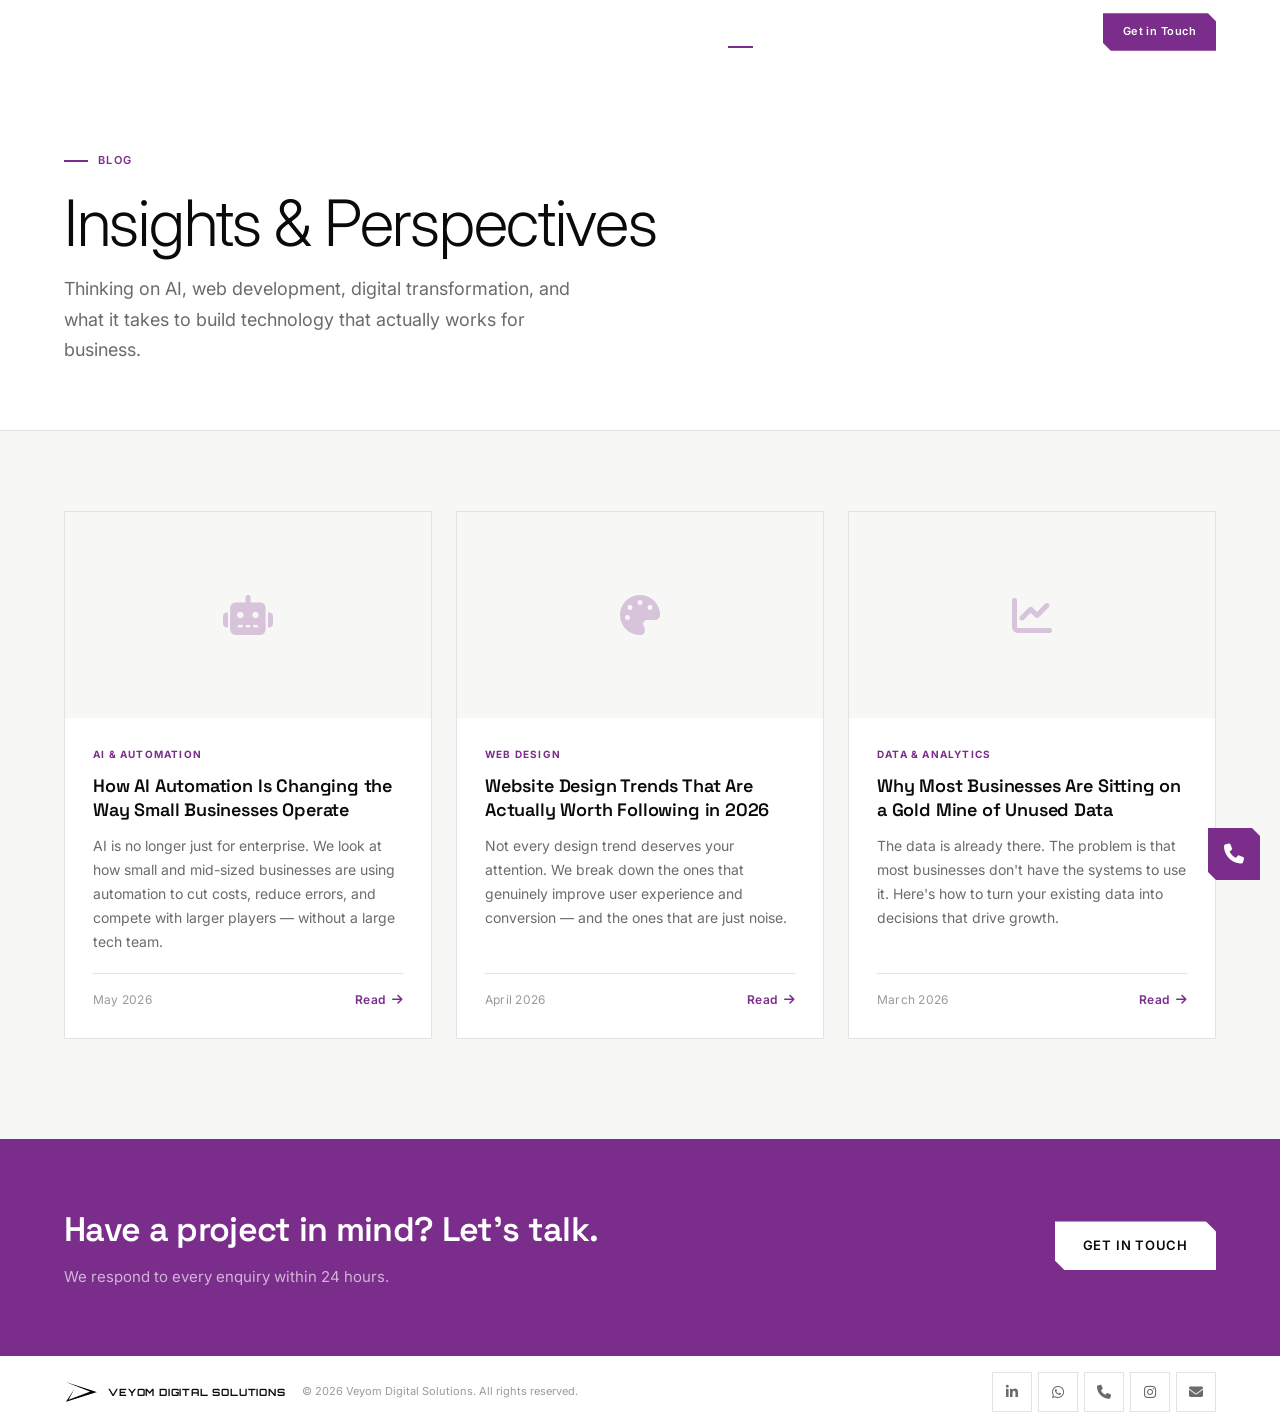
<file: blog.html>
<!DOCTYPE html>
<html lang="en">
<head>
  <meta charset="UTF-8">
  <meta name="viewport" content="width=device-width, initial-scale=1.0">
  <title>Blog — Veyom Digital Solutions</title>
  <meta name="description" content="Insights and perspectives on AI, web development, digital transformation, and business technology from Veyom Digital Solutions.">
  <link rel="stylesheet" href="_nav.css">
  <link rel="stylesheet" href="https://cdnjs.cloudflare.com/ajax/libs/font-awesome/6.5.2/css/all.min.css">
  <link href="https://fonts.googleapis.com/css2?family=Inter:wght@300;400;500;600;700&family=Orbitron:wght@400;500;600;700;800&family=Space+Grotesk:wght@400;500;600;700&display=swap" rel="stylesheet">
  <style>
    /* ── HERO ── */
    .blog-hero {
      background: var(--white);
      padding-top: calc(var(--nav-h) + 80px);
      padding-bottom: 64px;
      border-bottom: 1px solid var(--border);
    }
    .blog-hero h1 {
      font-family: 'Inter', sans-serif;
      font-size: clamp(36px, 5vw, 68px);
      font-weight: 300; line-height: 1.1;
      color: var(--ink); margin-bottom: 16px;
      letter-spacing: -0.02em;
    }
    .blog-hero-sub {
      font-size: clamp(15px, 1.8vw, 18px);
      color: var(--muted); line-height: 1.7; max-width: 520px;
    }

    /* ── BLOG GRID ── */
    .blog-grid-sec { background: var(--off); padding: 80px 0 100px; }
    .blog-grid { display: grid; grid-template-columns: repeat(3, 1fr); gap: 24px; }
    .blog-card {
      background: var(--white); border: 1px solid var(--border);
      display: flex; flex-direction: column;
      transition: border-color 0.25s ease, transform 0.25s ease, box-shadow 0.25s ease;
      position: relative;
    }
    .blog-card::before {
      content: ''; position: absolute; top: 0; left: 0; right: 0;
      height: 3px; background: var(--purple);
      transform: scaleX(0); transform-origin: left;
      transition: transform 0.3s ease;
    }
    .blog-card:hover::before { transform: scaleX(1); }
    .blog-card:hover {
      border-color: var(--border2);
      transform: translateY(-4px);
      box-shadow: 0 12px 40px rgba(0,0,0,0.08);
    }
    .blog-card-img {
      width: 100%; aspect-ratio: 16/9; background: var(--off);
      overflow: hidden; display: flex; align-items: center; justify-content: center;
    }
    .blog-card-img i { font-size: 40px; color: var(--purple); opacity: 0.25; }
    .blog-card-body { padding: 28px; flex: 1; display: flex; flex-direction: column; }
    .blog-cat {
      font-size: 10px; font-weight: 700;
      letter-spacing: 0.12em; text-transform: uppercase;
      color: var(--purple); margin-bottom: 12px;
    }
    .blog-title {
      font-family: 'Space Grotesk', sans-serif;
      font-size: 18px; font-weight: 600;
      color: var(--ink); line-height: 1.35;
      margin-bottom: 12px; letter-spacing: -0.01em;
    }
    .blog-excerpt {
      font-size: 14px; color: var(--muted);
      line-height: 1.7; flex: 1; margin-bottom: 20px;
    }
    .blog-footer {
      display: flex; align-items: center; justify-content: space-between;
      padding-top: 16px; border-top: 1px solid var(--border);
    }
    .blog-date { font-size: 12px; color: var(--muted2); letter-spacing: 0.02em; }
    .blog-read {
      font-size: 12px; font-weight: 600;
      color: var(--purple); letter-spacing: 0.04em;
      display: inline-flex; align-items: center; gap: 6px; transition: gap 0.2s;
    }
    .blog-read:hover { gap: 10px; }

    /* ── CTA STRIP ── */
    .blog-cta { background: var(--purple); padding: 64px 0; }
    .blog-cta-inner {
      display: flex; align-items: center;
      justify-content: space-between; gap: 40px; flex-wrap: wrap;
    }
    .blog-cta h2 {
      font-family: 'Space Grotesk', sans-serif;
      font-size: clamp(22px, 2.8vw, 34px);
      font-weight: 600; color: #fff; letter-spacing: -0.02em;
    }
    .blog-cta p { font-size: 15px; color: rgba(255,255,255,0.65); margin-top: 8px; }

    /* ── RESPONSIVE ── */
    @media (max-width: 1024px) { .blog-grid { grid-template-columns: repeat(2, 1fr); } }
    @media (max-width: 768px) {
      .blog-hero { padding-top: calc(var(--nav-h) + 48px); padding-bottom: 48px; }
      .blog-grid-sec { padding: 56px 0 72px; }
      .blog-cta { padding: 48px 0; }
    }
    @media (max-width: 640px) {
      .blog-grid { grid-template-columns: 1fr; }
      .blog-cta-inner { flex-direction: column; align-items: flex-start; }
    }
    @media (max-width: 480px) {
      .blog-hero h1 { font-size: clamp(28px, 8vw, 44px); }
    }
  </style>
</head>
<body>

<!-- DRAWER -->
<div class="drawer-overlay" id="drawerOverlay"></div>
<div class="drawer" id="drawer">
  <div class="drawer-header">
    <span class="drawer-logo">Veyom</span>
    <button class="drawer-close" id="drawerClose" aria-label="Close"><i class="fas fa-times"></i></button>
  </div>
  <nav class="drawer-links">
    <a href="index.html">Home</a>
    <a href="about.html">About</a>
    <a href="services.html">Services</a>
    <a href="careers.html">Careers</a>
    <a href="blog.html" class="active">Blog</a>
    <a href="contact.html">Contact</a>
  </nav>
  <div class="drawer-cta"><a href="contact.html">Get in Touch</a></div>
</div>

<!-- NAV (light hero — starts scrolled) -->
<nav class="site-nav scrolled" id="siteNav">
  <div class="container nav-inner">
    <a href="index.html" class="nav-logo">
      <img src="logo1.png" alt="Veyom" class="nav-logo-img">
      <div><span class="nav-logo-name">Veyom</span></div>
    </a>
    <ul class="nav-links">
      <li><a href="index.html">Home</a></li>
      <li><a href="about.html">About</a></li>
      <li><a href="services.html">Services</a></li>
      <li><a href="careers.html">Careers</a></li>
      <li><a href="blog.html" class="active">Blog</a></li>
      <li><a href="contact.html">Contact</a></li>
    </ul>
    <div class="nav-actions">
      <a href="contact.html" class="nav-cta">Get in Touch</a>
      <button class="nav-hamburger" id="navHamburger" aria-label="Menu"><i class="fas fa-bars"></i></button>
    </div>
  </div>
</nav>

<!-- HERO -->
<section class="blog-hero">
  <div class="container">
    <span class="eyebrow">Blog</span>
    <h1>Insights &amp; Perspectives</h1>
    <p class="blog-hero-sub">Thinking on AI, web development, digital transformation, and what it takes to build technology that actually works for business.</p>
  </div>
</section>

<!-- BLOG GRID -->
<section class="blog-grid-sec">
  <div class="container">
    <div class="blog-grid">

      <article class="blog-card">
        <div class="blog-card-img"><i class="fas fa-robot"></i></div>
        <div class="blog-card-body">
          <div class="blog-cat">AI &amp; Automation</div>
          <h2 class="blog-title">How AI Automation Is Changing the Way Small Businesses Operate</h2>
          <p class="blog-excerpt">AI is no longer just for enterprise. We look at how small and mid-sized businesses are using automation to cut costs, reduce errors, and compete with larger players — without a large tech team.</p>
          <div class="blog-footer">
            <span class="blog-date">May 2026</span>
            <a href="#" class="blog-read">Read <i class="fas fa-arrow-right"></i></a>
          </div>
        </div>
      </article>

      <article class="blog-card">
        <div class="blog-card-img"><i class="fas fa-palette"></i></div>
        <div class="blog-card-body">
          <div class="blog-cat">Web Design</div>
          <h2 class="blog-title">Website Design Trends That Are Actually Worth Following in 2026</h2>
          <p class="blog-excerpt">Not every design trend deserves your attention. We break down the ones that genuinely improve user experience and conversion — and the ones that are just noise.</p>
          <div class="blog-footer">
            <span class="blog-date">April 2026</span>
            <a href="#" class="blog-read">Read <i class="fas fa-arrow-right"></i></a>
          </div>
        </div>
      </article>

      <article class="blog-card">
        <div class="blog-card-img"><i class="fas fa-chart-line"></i></div>
        <div class="blog-card-body">
          <div class="blog-cat">Data &amp; Analytics</div>
          <h2 class="blog-title">Why Most Businesses Are Sitting on a Gold Mine of Unused Data</h2>
          <p class="blog-excerpt">The data is already there. The problem is that most businesses don't have the systems to use it. Here's how to turn your existing data into decisions that drive growth.</p>
          <div class="blog-footer">
            <span class="blog-date">March 2026</span>
            <a href="#" class="blog-read">Read <i class="fas fa-arrow-right"></i></a>
          </div>
        </div>
      </article>

    </div>
  </div>
</section>

<!-- CTA STRIP -->
<section class="blog-cta">
  <div class="container">
    <div class="blog-cta-inner">
      <div>
        <h2>Have a project in mind? Let's talk.</h2>
        <p>We respond to every enquiry within 24 hours.</p>
      </div>
      <a href="contact.html" class="btn btn-white">Get in Touch</a>
    </div>
  </div>
</section>

<!-- FOOTER -->
<footer class="site-footer">
  <div class="container footer-inner">
    <div class="footer-brand">
      <a href="index.html" class="footer-logo-link">
        <img src="logo1.png" alt="Veyom">
        <span class="footer-logo-name">Veyom Digital Solutions</span>
      </a>
      <p class="footer-copy">© 2026 Veyom Digital Solutions. All rights reserved.</p>
    </div>
    <div class="footer-right">
      <div class="footer-socials">
        <a href="https://linkedin.com/company/veyom" class="footer-icon" aria-label="LinkedIn" target="_blank" rel="noopener"><i class="fab fa-linkedin-in"></i></a>
        <a href="https://wa.me/919342732906" class="footer-icon" aria-label="WhatsApp" target="_blank" rel="noopener"><i class="fab fa-whatsapp"></i></a>
        <a href="tel:+919342732906" class="footer-icon" aria-label="Phone"><i class="fas fa-phone"></i></a>
        <a href="https://instagram.com/veyom" class="footer-icon" aria-label="Instagram" target="_blank" rel="noopener"><i class="fab fa-instagram"></i></a>
        <a href="mailto:veyomdigitalsolutions@gmail.com" class="footer-icon" aria-label="Email"><i class="fas fa-envelope"></i></a>
      </div>
    </div>
  </div>
</footer>

<!-- FLOAT CALL -->
<a href="tel:+919342732906" class="float-call" aria-label="Call"><i class="fas fa-phone"></i></a>

<script>
  const nav = document.getElementById('siteNav');
  window.addEventListener('scroll', () => nav.classList.toggle('scrolled', window.scrollY > 60), { passive: true });
  const ov = document.getElementById('drawerOverlay');
  const dr = document.getElementById('drawer');
  const tog = s => { dr.classList.toggle('open', s); ov.classList.toggle('open', s); document.body.style.overflow = s ? 'hidden' : ''; };
  document.getElementById('navHamburger').addEventListener('click', () => tog(true));
  document.getElementById('drawerClose').addEventListener('click', () => tog(false));
  ov.addEventListener('click', () => tog(false));
  document.querySelectorAll('.drawer-links a').forEach(a => a.addEventListener('click', () => tog(false)));
</script>
</body>
</html>
</file>
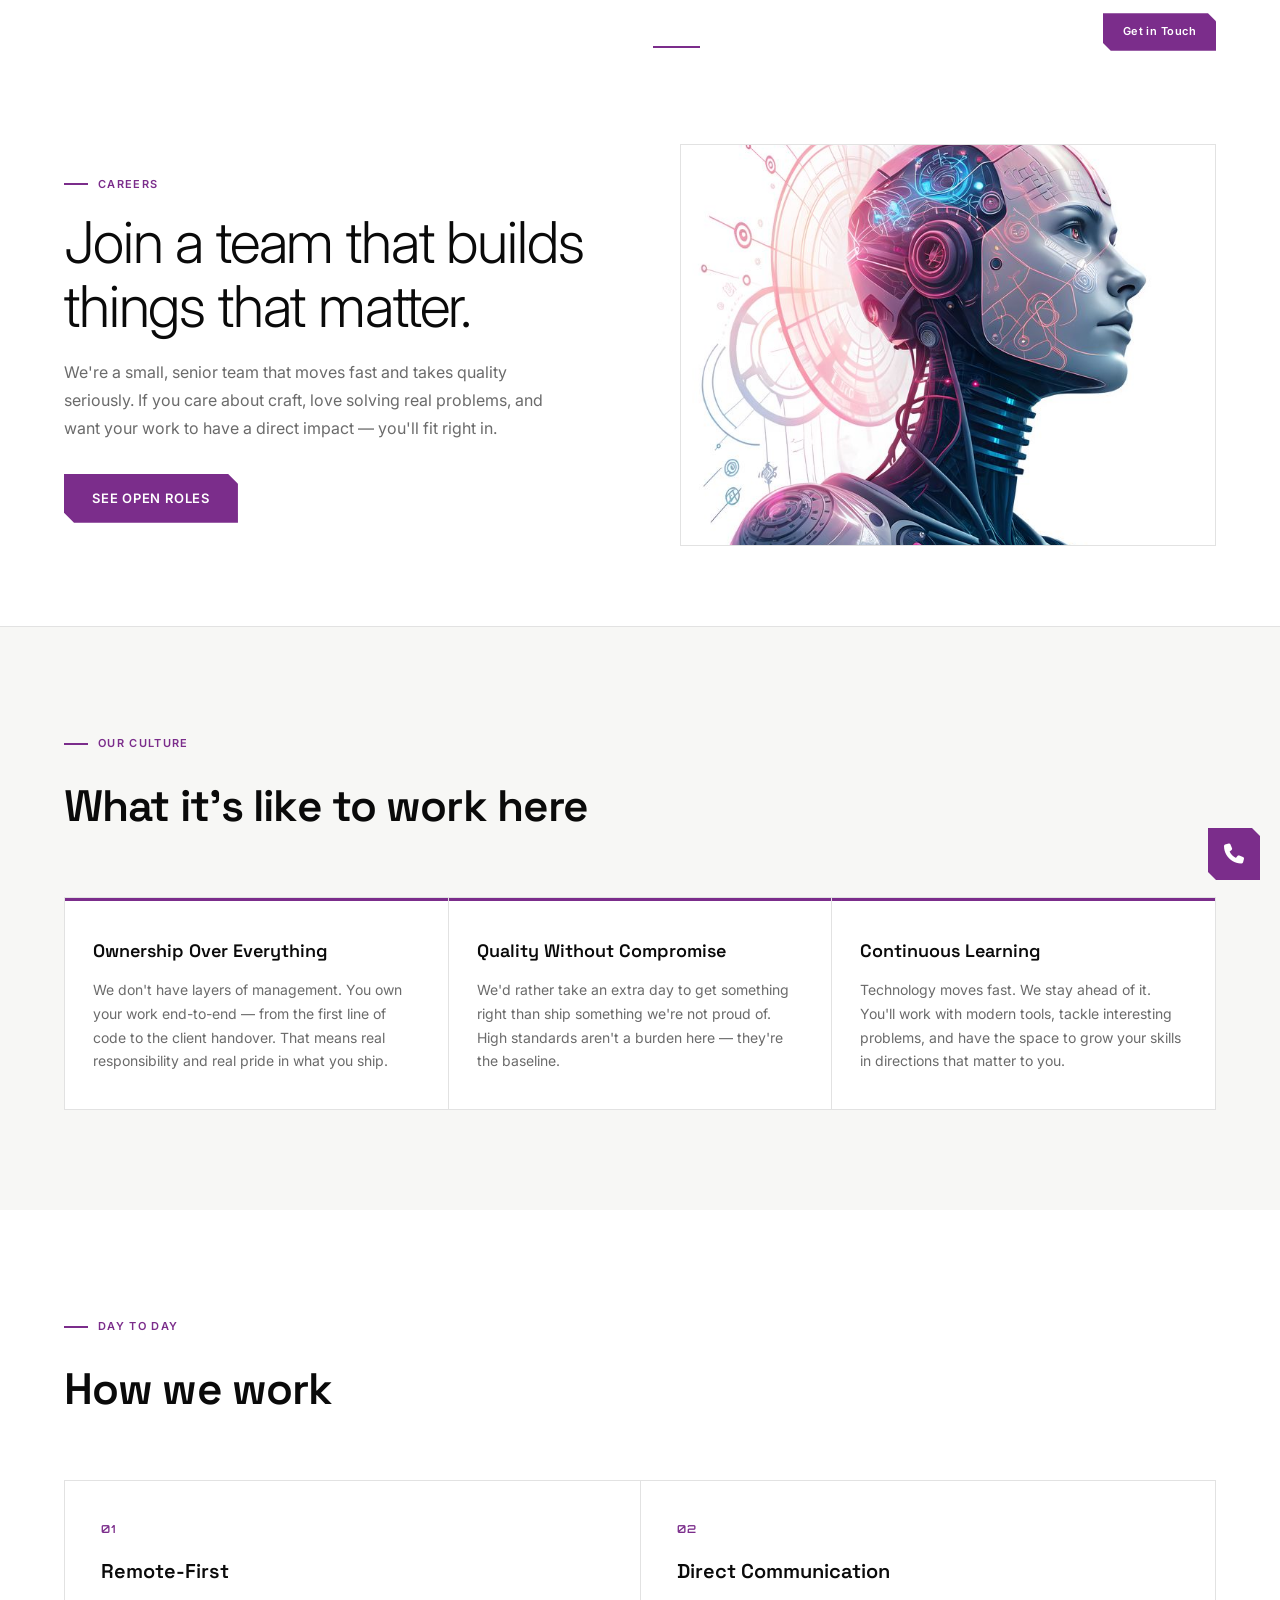
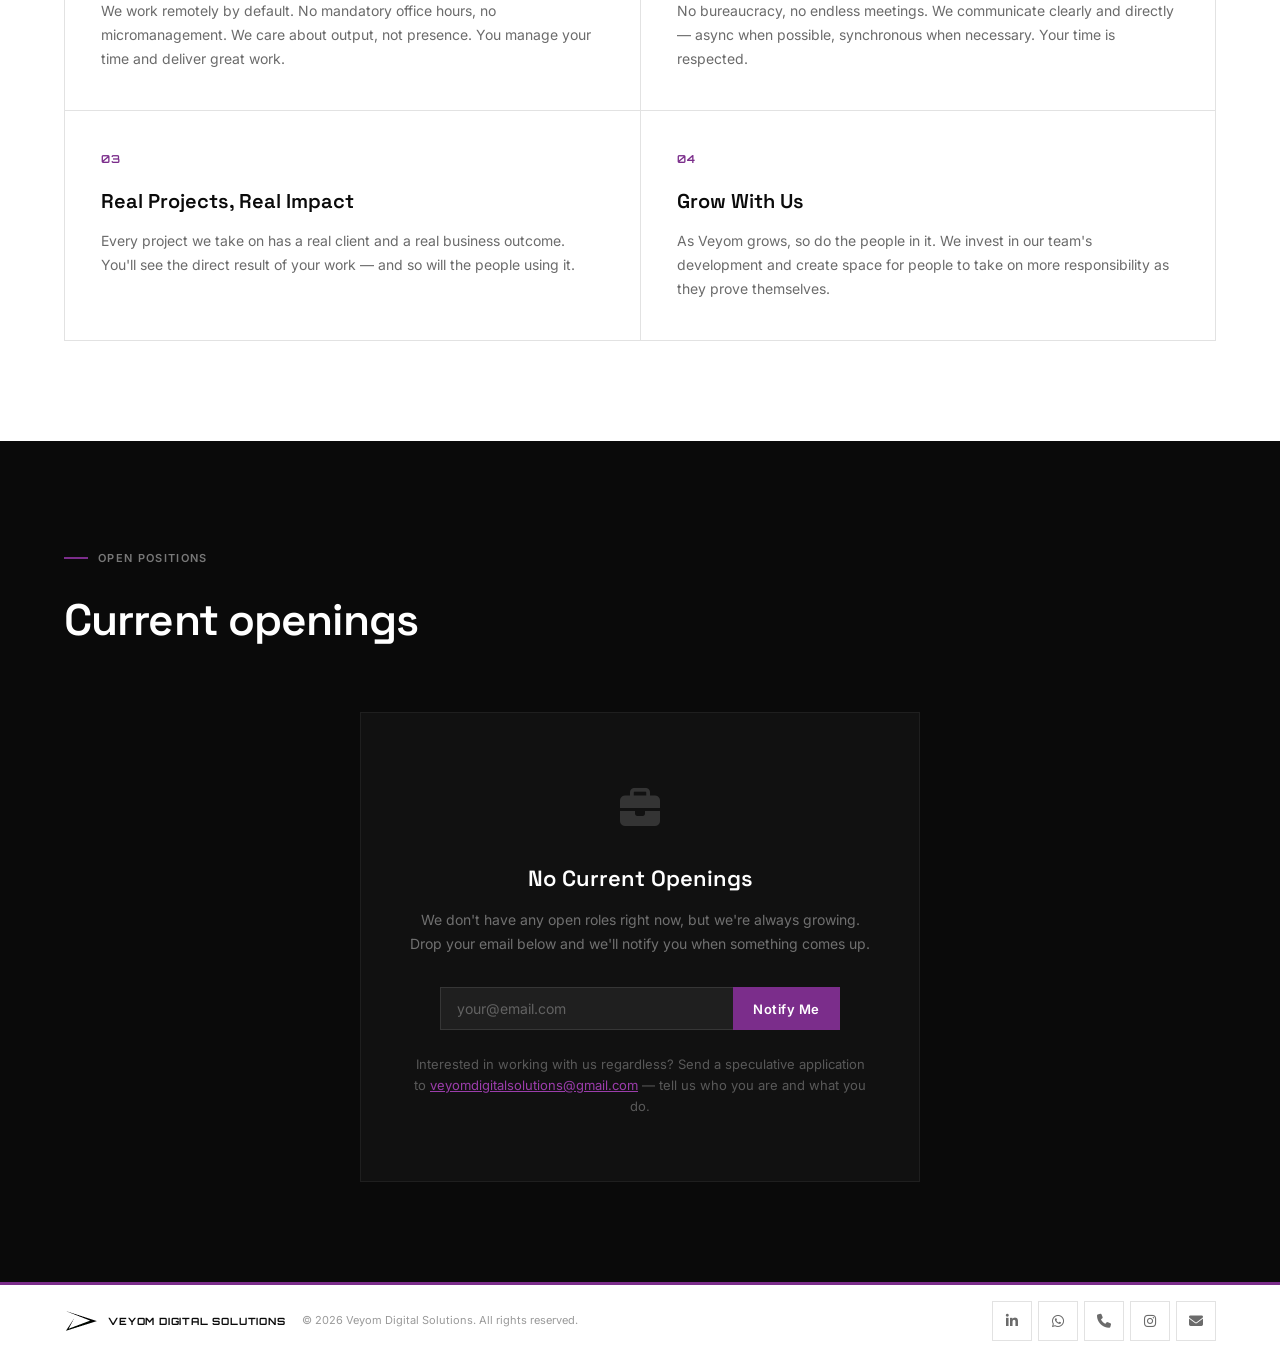
<file: careers.html>
<!DOCTYPE html>
<html lang="en">
<head>
  <meta charset="UTF-8">
  <meta name="viewport" content="width=device-width, initial-scale=1.0">
  <title>Careers — Veyom Digital Solutions</title>
  <meta name="description" content="Join Veyom Digital Solutions — a focused digital engineering team building websites, AI systems, and web applications.">
  <link rel="stylesheet" href="_nav.css">
  <link rel="stylesheet" href="https://cdnjs.cloudflare.com/ajax/libs/font-awesome/6.5.2/css/all.min.css">
  <link href="https://fonts.googleapis.com/css2?family=Inter:wght@300;400;500;600;700&family=Orbitron:wght@400;500;600;700;800&family=Space+Grotesk:wght@400;500;600;700&display=swap" rel="stylesheet">
  <style>
    /* ── HERO ── */
    .car-hero {
      background: var(--white);
      padding-top: calc(var(--nav-h) + 80px);
      padding-bottom: 80px;
      border-bottom: 1px solid var(--border);
    }
    .car-hero-grid {
      display: grid; grid-template-columns: 1fr 1fr;
      gap: 80px; align-items: center;
    }
    .car-hero h1 {
      font-family: 'Inter', sans-serif;
      font-size: clamp(32px, 4.5vw, 60px);
      font-weight: 300; line-height: 1.1;
      color: var(--ink); margin-bottom: 20px;
      letter-spacing: -0.02em;
    }
    .car-hero-sub {
      font-size: 16px; color: var(--muted);
      line-height: 1.75; margin-bottom: 32px;
      max-width: 480px;
    }
    .car-hero-img {
      width: 100%; aspect-ratio: 4/3;
      object-fit: cover;
      border: 1px solid var(--border);
    }

    /* ── CULTURE VALUES ── */
    .culture-sec { background: var(--off); padding: 100px 0; }
    .culture-header { margin-bottom: 56px; }
    .culture-header h2 {
      font-family: 'Space Grotesk', sans-serif;
      font-size: clamp(28px, 3.5vw, 44px);
      font-weight: 600; color: var(--ink); letter-spacing: -0.02em;
    }
    .culture-grid {
      display: grid; grid-template-columns: repeat(3, 1fr);
      gap: 1px; background: var(--border);
      border: 1px solid var(--border);
    }
    .culture-card {
      background: var(--white); padding: 36px 28px;
      border-top: 3px solid var(--purple);
    }
    .culture-title {
      font-family: 'Space Grotesk', sans-serif;
      font-size: 18px; font-weight: 600;
      color: var(--ink); margin-bottom: 12px;
    }
    .culture-desc { font-size: 14px; color: var(--muted); line-height: 1.7; }

    /* ── HOW WE WORK ── */
    .how-sec { background: var(--white); padding: 100px 0; }
    .how-header { margin-bottom: 56px; }
    .how-header h2 {
      font-family: 'Space Grotesk', sans-serif;
      font-size: clamp(28px, 3.5vw, 44px);
      font-weight: 600; color: var(--ink); letter-spacing: -0.02em;
    }
    .how-grid {
      display: grid; grid-template-columns: repeat(2, 1fr);
      gap: 1px; background: var(--border);
      border: 1px solid var(--border);
    }
    .how-card {
      background: var(--white); padding: 40px 36px;
      transition: background 0.2s;
    }
    .how-card:hover { background: var(--off); }
    .how-num {
      font-family: 'Orbitron', sans-serif;
      font-size: 11px; font-weight: 600;
      color: var(--purple); letter-spacing: 0.1em; margin-bottom: 16px;
    }
    .how-title {
      font-family: 'Space Grotesk', sans-serif;
      font-size: 20px; font-weight: 600;
      color: var(--ink); margin-bottom: 12px;
    }
    .how-desc { font-size: 14px; color: var(--muted); line-height: 1.7; }

    /* ── OPEN ROLES ── */
    .roles-sec { background: var(--dark); padding: 100px 0; }
    .roles-header { margin-bottom: 56px; }
    .roles-header h2 {
      font-family: 'Space Grotesk', sans-serif;
      font-size: clamp(28px, 3.5vw, 44px);
      font-weight: 600; color: #fff; letter-spacing: -0.02em;
    }
    .empty-card {
      background: var(--dark2);
      border: 1px solid rgba(255,255,255,0.06);
      padding: 64px 48px; text-align: center;
      max-width: 560px; margin: 0 auto;
    }
    .empty-icon { font-size: 40px; color: rgba(255,255,255,0.15); margin-bottom: 20px; }
    .empty-title {
      font-family: 'Space Grotesk', sans-serif;
      font-size: 22px; font-weight: 600;
      color: #fff; margin-bottom: 12px;
    }
    .empty-desc {
      font-size: 14px; color: rgba(255,255,255,0.4);
      line-height: 1.7; margin-bottom: 32px;
    }
    .notify-form {
      display: flex; gap: 0;
      max-width: 400px; margin: 0 auto 24px;
    }
    .notify-input {
      flex: 1;
      background: rgba(255,255,255,0.06);
      border: 1px solid rgba(255,255,255,0.1);
      border-right: none;
      color: #fff; font-size: 14px;
      padding: 12px 16px;
      outline: none; font-family: 'Inter', sans-serif;
    }
    .notify-input::placeholder { color: rgba(255,255,255,0.3); }
    .notify-input:focus { border-color: var(--purple); }
    .notify-btn {
      background: var(--purple); color: #fff;
      border: none; padding: 12px 20px;
      font-size: 13px; font-weight: 600;
      cursor: pointer; letter-spacing: 0.04em;
      font-family: 'Inter', sans-serif;
      transition: background 0.2s; white-space: nowrap;
    }
    .notify-btn:hover { background: var(--purple2); }
    .speculative-text { font-size: 13px; color: rgba(255,255,255,0.3); line-height: 1.6; }
    .speculative-text a { color: var(--purple3); text-decoration: underline; }

    /* ── RESPONSIVE ── */
    @media (max-width: 1024px) {
      .car-hero-grid { grid-template-columns: 1fr; gap: 40px; }
      .culture-grid { grid-template-columns: 1fr; }
    }
    @media (max-width: 768px) {
      .car-hero { padding-top: calc(var(--nav-h) + 48px); padding-bottom: 56px; }
      .culture-sec { padding: 60px 0; }
      .how-sec { padding: 60px 0; }
      .roles-sec { padding: 60px 0; }
      .how-grid { grid-template-columns: 1fr; }
      .empty-card { padding: 40px 24px; }
      .notify-form { flex-direction: column; }
      .notify-input { border-right: 1px solid rgba(255,255,255,0.1); border-bottom: 1px solid rgba(255,255,255,0.1); }
      .notify-btn { width: 100%; padding: 14px; }
      .car-hero-right { display: none; }
    }
    @media (max-width: 480px) {
      .car-hero h1 { font-size: clamp(26px, 8vw, 40px); }
    }
  </style>
</head>
<body>

<div class="drawer-overlay" id="drawerOverlay"></div>
<div class="drawer" id="drawer">
  <div class="drawer-header">
    <span class="drawer-logo">Veyom</span>
    <button class="drawer-close" id="drawerClose" aria-label="Close"><i class="fas fa-times"></i></button>
  </div>
  <nav class="drawer-links">
    <a href="index.html">Home</a>
    <a href="about.html">About</a>
    <a href="services.html">Services</a>
    <a href="careers.html" class="active">Careers</a>
    <a href="blog.html">Blog</a>
    <a href="contact.html">Contact</a>
  </nav>
  <div class="drawer-cta"><a href="contact.html">Get in Touch</a></div>
</div>

<nav class="site-nav scrolled" id="siteNav">
  <div class="container nav-inner">
    <a href="index.html" class="nav-logo">
      <img src="logo1.png" alt="Veyom" class="nav-logo-img">
      <div><span class="nav-logo-name">Veyom</span></div>
    </a>
    <ul class="nav-links">
      <li><a href="index.html">Home</a></li>
      <li><a href="about.html">About</a></li>
      <li><a href="services.html">Services</a></li>
      <li><a href="careers.html" class="active">Careers</a></li>
      <li><a href="blog.html">Blog</a></li>
      <li><a href="contact.html">Contact</a></li>
    </ul>
    <div class="nav-actions">
      <a href="contact.html" class="nav-cta">Get in Touch</a>
      <button class="nav-hamburger" id="navHamburger" aria-label="Menu"><i class="fas fa-bars"></i></button>
    </div>
  </div>
</nav>

<section class="car-hero">
  <div class="container">
    <div class="car-hero-grid">
      <div class="car-hero-left">
        <span class="eyebrow">Careers</span>
        <h1>Join a team that builds things that matter.</h1>
        <p class="car-hero-sub">We're a small, senior team that moves fast and takes quality seriously. If you care about craft, love solving real problems, and want your work to have a direct impact — you'll fit right in.</p>
        <a href="#roles" class="btn btn-purple">See Open Roles</a>
      </div>
      <div class="car-hero-right">
        <img src="robot%20ai.jpg" alt="Career opportunity illustration" class="car-hero-img">
      </div>
    </div>
  </div>
</section>

<section class="culture-sec">
  <div class="container">
    <div class="culture-header">
      <span class="eyebrow">Our Culture</span>
      <h2>What it's like to work here</h2>
    </div>
    <div class="culture-grid">
      <div class="culture-card">
        <div class="culture-title">Ownership Over Everything</div>
        <p class="culture-desc">We don't have layers of management. You own your work end-to-end — from the first line of code to the client handover. That means real responsibility and real pride in what you ship.</p>
      </div>
      <div class="culture-card">
        <div class="culture-title">Quality Without Compromise</div>
        <p class="culture-desc">We'd rather take an extra day to get something right than ship something we're not proud of. High standards aren't a burden here — they're the baseline.</p>
      </div>
      <div class="culture-card">
        <div class="culture-title">Continuous Learning</div>
        <p class="culture-desc">Technology moves fast. We stay ahead of it. You'll work with modern tools, tackle interesting problems, and have the space to grow your skills in directions that matter to you.</p>
      </div>
    </div>
  </div>
</section>

<section class="how-sec">
  <div class="container">
    <div class="how-header">
      <span class="eyebrow">Day to Day</span>
      <h2>How we work</h2>
    </div>
    <div class="how-grid">
      <div class="how-card">
        <div class="how-num">01</div>
        <div class="how-title">Remote-First</div>
        <p class="how-desc">We work remotely by default. No mandatory office hours, no micromanagement. We care about output, not presence. You manage your time and deliver great work.</p>
      </div>
      <div class="how-card">
        <div class="how-num">02</div>
        <div class="how-title">Direct Communication</div>
        <p class="how-desc">No bureaucracy, no endless meetings. We communicate clearly and directly — async when possible, synchronous when necessary. Your time is respected.</p>
      </div>
      <div class="how-card">
        <div class="how-num">03</div>
        <div class="how-title">Real Projects, Real Impact</div>
        <p class="how-desc">Every project we take on has a real client and a real business outcome. You'll see the direct result of your work — and so will the people using it.</p>
      </div>
      <div class="how-card">
        <div class="how-num">04</div>
        <div class="how-title">Grow With Us</div>
        <p class="how-desc">As Veyom grows, so do the people in it. We invest in our team's development and create space for people to take on more responsibility as they prove themselves.</p>
      </div>
    </div>
  </div>
</section>

<section class="roles-sec" id="roles">
  <div class="container">
    <div class="roles-header">
      <span class="eyebrow" style="color:rgba(255,255,255,0.45);">Open Positions</span>
      <h2>Current openings</h2>
    </div>
    <div class="empty-card">
      <div class="empty-icon"><i class="fas fa-briefcase"></i></div>
      <div class="empty-title">No Current Openings</div>
      <p class="empty-desc">We don't have any open roles right now, but we're always growing. Drop your email below and we'll notify you when something comes up.</p>
      <form class="notify-form" onsubmit="handleNotify(event)">
        <input type="email" class="notify-input" placeholder="your@email.com" required aria-label="Email address">
        <button type="submit" class="notify-btn">Notify Me</button>
      </form>
      <p class="speculative-text">Interested in working with us regardless? Send a speculative application to <a href="mailto:veyomdigitalsolutions@gmail.com">veyomdigitalsolutions@gmail.com</a> — tell us who you are and what you do.</p>
    </div>
  </div>
</section>

<footer class="site-footer">
  <div class="container footer-inner">
    <div class="footer-brand">
      <a href="index.html" class="footer-logo-link">
        <img src="logo1.png" alt="Veyom">
        <span class="footer-logo-name">Veyom Digital Solutions</span>
      </a>
      <p class="footer-copy">© 2026 Veyom Digital Solutions. All rights reserved.</p>
    </div>
    <div class="footer-right">
      <div class="footer-socials">
        <a href="https://linkedin.com/company/veyom" class="footer-icon" aria-label="LinkedIn" target="_blank" rel="noopener"><i class="fab fa-linkedin-in"></i></a>
        <a href="https://wa.me/919342732906" class="footer-icon" aria-label="WhatsApp" target="_blank" rel="noopener"><i class="fab fa-whatsapp"></i></a>
        <a href="tel:+919342732906" class="footer-icon" aria-label="Phone"><i class="fas fa-phone"></i></a>
        <a href="https://instagram.com/veyom" class="footer-icon" aria-label="Instagram" target="_blank" rel="noopener"><i class="fab fa-instagram"></i></a>
        <a href="mailto:veyomdigitalsolutions@gmail.com" class="footer-icon" aria-label="Email"><i class="fas fa-envelope"></i></a>
      </div>
    </div>
  </div>
</footer>

<!-- FLOAT CALL -->
<a href="tel:+919342732906" class="float-call" aria-label="Call"><i class="fas fa-phone"></i></a>

<script>
  const nav = document.getElementById('siteNav');
  window.addEventListener('scroll', () => nav.classList.toggle('scrolled', window.scrollY > 60), { passive: true });
  const ov = document.getElementById('drawerOverlay');
  const dr = document.getElementById('drawer');
  const tog = s => { dr.classList.toggle('open', s); ov.classList.toggle('open', s); document.body.style.overflow = s ? 'hidden' : ''; };
  document.getElementById('navHamburger').addEventListener('click', () => tog(true));
  document.getElementById('drawerClose').addEventListener('click', () => tog(false));
  ov.addEventListener('click', () => tog(false));
  document.querySelectorAll('.drawer-links a').forEach(a => a.addEventListener('click', () => tog(false)));

  function handleNotify(e) {
    e.preventDefault();
    const btn = e.target.querySelector('.notify-btn');
    btn.textContent = 'Subscribed ✓';
    btn.style.background = '#22c55e';
    e.target.querySelector('input').value = '';
    setTimeout(() => { btn.textContent = 'Notify Me'; btn.style.background = ''; }, 3000);
  }
</script>
</body>
</html>
</file>
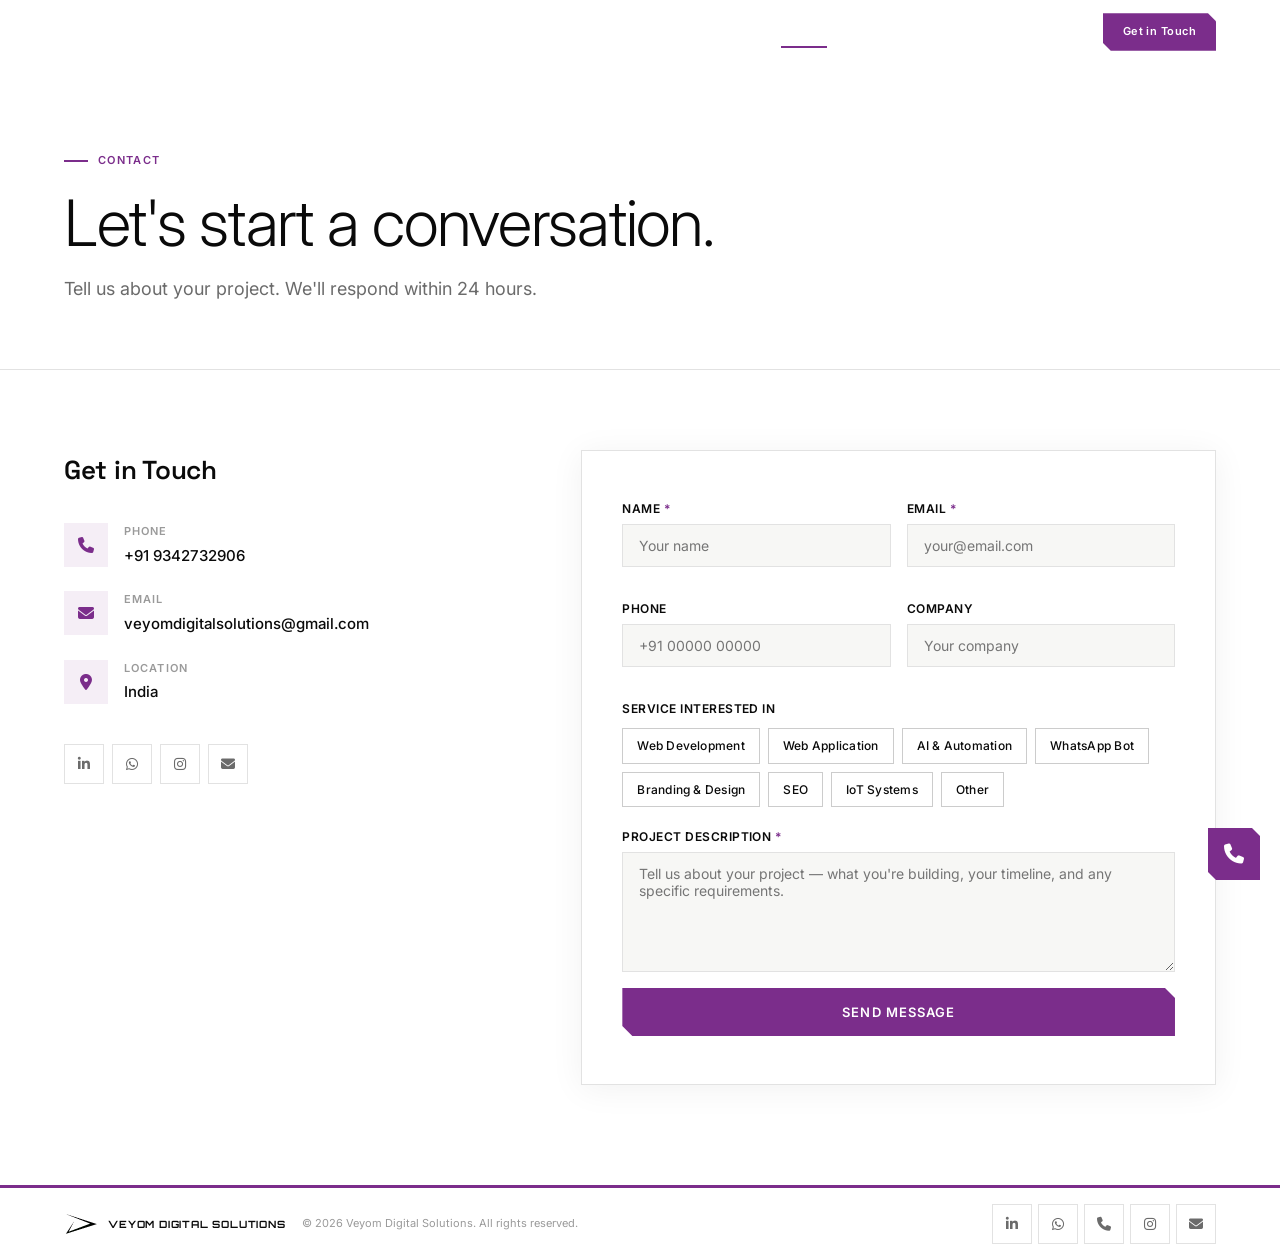
<file: contact.html>
<!DOCTYPE html>
<html lang="en">
<head>
  <meta charset="UTF-8">
  <meta name="viewport" content="width=device-width, initial-scale=1.0">
  <title>Contact — Veyom Digital Solutions</title>
  <meta name="description" content="Get in touch with Veyom Digital Solutions. Tell us about your project and we'll respond within 24 hours.">
  <link rel="stylesheet" href="_nav.css">
  <link rel="stylesheet" href="https://cdnjs.cloudflare.com/ajax/libs/font-awesome/6.5.2/css/all.min.css">
  <link href="https://fonts.googleapis.com/css2?family=Inter:wght@300;400;500;600;700&family=Orbitron:wght@400;500;600;700;800&family=Space+Grotesk:wght@400;500;600;700&display=swap" rel="stylesheet">
  <style>
    /* ── HERO ── */
    .contact-hero {
      background: var(--white);
      padding-top: calc(var(--nav-h) + 80px);
      padding-bottom: 64px;
      border-bottom: 1px solid var(--border);
    }
    .contact-hero h1 {
      font-family: 'Inter', sans-serif;
      font-size: clamp(36px, 5vw, 68px);
      font-weight: 300; line-height: 1.1;
      color: var(--ink); margin-bottom: 16px;
      letter-spacing: -0.02em;
    }
    .contact-hero-sub {
      font-size: clamp(15px, 1.8vw, 18px);
      color: var(--muted); line-height: 1.7; max-width: 480px;
    }

    /* ── CONTACT GRID ── */
    .contact-sec { background: var(--white); padding: 80px 0 100px; }
    .contact-grid {
      display: grid; grid-template-columns: 1fr 1.4fr;
      gap: 64px; align-items: start;
    }
    .contact-info h2 {
      font-family: 'Space Grotesk', sans-serif;
      font-size: 26px; font-weight: 600;
      color: var(--ink); margin-bottom: 32px; letter-spacing: -0.01em;
    }
    .info-items { display: flex; flex-direction: column; gap: 24px; margin-bottom: 40px; }
    .info-item { display: flex; align-items: flex-start; gap: 16px; }
    .info-icon {
      width: 44px; height: 44px; flex-shrink: 0;
      background: var(--purple-light);
      display: flex; align-items: center; justify-content: center;
      font-size: 16px; color: var(--purple);
    }
    .info-label {
      font-size: 11px; font-weight: 600;
      letter-spacing: 0.1em; text-transform: uppercase;
      color: var(--muted2); margin-bottom: 4px;
    }
    .info-value { font-size: 15px; font-weight: 500; color: var(--ink); line-height: 1.5; }
    .info-value a { color: var(--ink); transition: color 0.2s; }
    .info-value a:hover { color: var(--purple); }
    .contact-socials { display: flex; gap: 8px; }
    .contact-social {
      width: 40px; height: 40px;
      border: 1px solid var(--border);
      display: flex; align-items: center; justify-content: center;
      font-size: 14px; color: var(--muted); transition: all 0.2s;
    }
    .contact-social:hover { background: var(--purple); color: #fff; border-color: var(--purple); }

    /* ── FORM CARD ── */
    .contact-form-card {
      background: var(--white); border: 1px solid var(--border);
      padding: 48px 40px;
      box-shadow: 0 4px 32px rgba(0,0,0,0.06);
    }
    .form-row { display: grid; grid-template-columns: 1fr 1fr; gap: 16px; margin-bottom: 16px; }
    .form-group { display: flex; flex-direction: column; gap: 6px; margin-bottom: 16px; }
    .form-group label {
      font-size: 12px; font-weight: 600;
      color: var(--ink); letter-spacing: 0.04em; text-transform: uppercase;
    }
    .form-group label span { color: var(--purple); }
    .form-input, .form-textarea {
      background: var(--off); border: 1px solid var(--border);
      color: var(--ink); font-size: 14px;
      padding: 12px 16px; border-radius: 0;
      outline: none; font-family: 'Inter', sans-serif;
      transition: border-color 0.2s, background 0.2s; width: 100%;
    }
    .form-input:focus, .form-textarea:focus { border-color: var(--purple); background: var(--white); }
    .form-textarea { resize: vertical; min-height: 120px; }

    .chips-label {
      font-size: 12px; font-weight: 600;
      color: var(--ink); letter-spacing: 0.04em;
      text-transform: uppercase; margin-bottom: 10px;
    }
    .chips { display: flex; flex-wrap: wrap; gap: 8px; margin-bottom: 20px; }
    .chip {
      font-size: 12px; font-weight: 500;
      color: var(--ink); letter-spacing: 0.02em;
      border: 1px solid var(--border2);
      padding: 7px 14px; cursor: pointer;
      transition: all 0.2s; user-select: none; background: var(--white);
    }
    .chip:hover { border-color: var(--purple); color: var(--purple); }
    .chip.on { background: var(--purple); color: #fff; border-color: var(--purple); }

    .form-submit {
      width: 100%; padding: 16px;
      background: var(--purple); color: #fff;
      border: none; font-size: 13px; font-weight: 600;
      letter-spacing: 0.08em; text-transform: uppercase;
      cursor: pointer; font-family: 'Inter', sans-serif;
      clip-path: polygon(0 0, calc(100% - 10px) 0, 100% 10px, 100% 100%, 10px 100%, 0 calc(100% - 10px));
      transition: background 0.2s, transform 0.2s;
    }
    .form-submit:hover { background: var(--purple2); transform: translateY(-1px); }
    .form-submit:disabled { background: var(--muted2); cursor: not-allowed; transform: none; }

    .form-feedback {
      display: none; padding: 14px 16px;
      font-size: 14px; margin-top: 16px; border-left: 3px solid;
    }
    .form-feedback.ok { display: block; background: rgba(34,197,94,0.08); border-color: #22c55e; color: #166534; }
    .form-feedback.err { display: block; background: rgba(239,68,68,0.08); border-color: #ef4444; color: #991b1b; }

    @media (max-width: 1024px) {
      .contact-hero { padding-top: calc(var(--nav-h) + 48px); padding-bottom: 40px; }
      .contact-grid { grid-template-columns: 1fr; gap: 40px; }
      .contact-form-card { padding: 32px 24px; }
      .form-row { grid-template-columns: 1fr; gap: 0; }
      .contact-socials { flex-wrap: wrap; gap: 8px; }
    }
    @media (max-width: 768px) {
      .contact-hero { padding-top: calc(var(--nav-h) + 40px); padding-bottom: 32px; }
      .contact-hero h1 { font-size: clamp(28px, 7vw, 48px); }
      .contact-hero-sub { max-width: 100%; }
      .contact-sec { padding: 48px 0 64px; }
      .contact-form-card { padding: 24px 16px; }
      .form-input, .form-textarea { padding: 14px 12px; font-size: 16px; }
      .chips { gap: 6px; }
      .chip { padding: 8px 12px; font-size: 12px; }
    }
    @media (max-width: 480px) {
      .form-submit { font-size: 12px; padding: 16px; }
    }
  </style>
</head>
<body>

<!-- DRAWER -->
<div class="drawer-overlay" id="drawerOverlay"></div>
<div class="drawer" id="drawer">
  <div class="drawer-header">
    <span class="drawer-logo">Veyom</span>
    <button class="drawer-close" id="drawerClose" aria-label="Close"><i class="fas fa-times"></i></button>
  </div>
  <nav class="drawer-links">
    <a href="index.html">Home</a>
    <a href="about.html">About</a>
    <a href="services.html">Services</a>
    <a href="careers.html">Careers</a>
    <a href="blog.html">Blog</a>
    <a href="contact.html" class="active">Contact</a>
  </nav>
  <div class="drawer-cta"><a href="contact.html">Get in Touch</a></div>
</div>

<!-- NAV (light hero — starts scrolled) -->
<nav class="site-nav scrolled" id="siteNav">
  <div class="container nav-inner">
    <a href="index.html" class="nav-logo">
      <img src="logo1.png" alt="Veyom" class="nav-logo-img">
      <div><span class="nav-logo-name">Veyom</span></div>
    </a>
    <ul class="nav-links">
      <li><a href="index.html">Home</a></li>
      <li><a href="about.html">About</a></li>
      <li><a href="services.html">Services</a></li>
      <li><a href="careers.html">Careers</a></li>
      <li><a href="blog.html">Blog</a></li>
      <li><a href="contact.html" class="active">Contact</a></li>
    </ul>
    <div class="nav-actions">
      <a href="contact.html" class="nav-cta">Get in Touch</a>
      <button class="nav-hamburger" id="navHamburger" aria-label="Menu"><i class="fas fa-bars"></i></button>
    </div>
  </div>
</nav>

<!-- HERO -->
<section class="contact-hero">
  <div class="container">
    <span class="eyebrow">Contact</span>
    <h1>Let's start a conversation.</h1>
    <p class="contact-hero-sub">Tell us about your project. We'll respond within 24 hours.</p>
  </div>
</section>

<!-- CONTACT GRID -->
<section class="contact-sec">
  <div class="container">
    <div class="contact-grid">

      <!-- LEFT: Info -->
      <div class="contact-info">
        <h2>Get in Touch</h2>
        <div class="info-items">
          <div class="info-item">
            <div class="info-icon"><i class="fas fa-phone"></i></div>
            <div>
              <div class="info-label">Phone</div>
              <div class="info-value"><a href="tel:+919342732906">+91 9342732906</a></div>
            </div>
          </div>
          <div class="info-item">
            <div class="info-icon"><i class="fas fa-envelope"></i></div>
            <div>
              <div class="info-label">Email</div>
              <div class="info-value"><a href="mailto:veyomdigitalsolutions@gmail.com">veyomdigitalsolutions@gmail.com</a></div>
            </div>
          </div>
          <div class="info-item">
            <div class="info-icon"><i class="fas fa-location-dot"></i></div>
            <div>
              <div class="info-label">Location</div>
              <div class="info-value">India</div>
            </div>
          </div>
        </div>
        <div class="contact-socials">
          <a href="https://linkedin.com/company/veyom" class="contact-social" aria-label="LinkedIn" target="_blank" rel="noopener"><i class="fab fa-linkedin-in"></i></a>
          <a href="https://wa.me/919342732906" class="contact-social" aria-label="WhatsApp" target="_blank" rel="noopener"><i class="fab fa-whatsapp"></i></a>
          <a href="https://instagram.com/veyom" class="contact-social" aria-label="Instagram" target="_blank" rel="noopener"><i class="fab fa-instagram"></i></a>
          <a href="mailto:veyomdigitalsolutions@gmail.com" class="contact-social" aria-label="Email"><i class="fas fa-envelope"></i></a>
        </div>
      </div>

      <!-- RIGHT: Form -->
      <div class="contact-form-card">
        <form id="contactForm" onsubmit="handleSubmit(event)" novalidate>
          <input type="hidden" name="access_key" value="YOUR_ACCESS_KEY_HERE">
          <input type="hidden" name="subject" value="New Project Inquiry — Veyom Website">
          <input type="hidden" name="from_name" value="Veyom Website">
          <!-- Honeypot — do not remove -->
          <input type="checkbox" name="botcheck" style="display:none !important;" tabindex="-1" autocomplete="off">

          <div class="form-row">
            <div class="form-group">
              <label for="fname">Name <span>*</span></label>
              <input type="text" id="fname" name="name" class="form-input" placeholder="Your name" required>
            </div>
            <div class="form-group">
              <label for="femail">Email <span>*</span></label>
              <input type="email" id="femail" name="email" class="form-input" placeholder="your@email.com" required>
            </div>
          </div>
          <div class="form-row">
            <div class="form-group">
              <label for="fphone">Phone</label>
              <input type="tel" id="fphone" name="phone" class="form-input" placeholder="+91 00000 00000">
            </div>
            <div class="form-group">
              <label for="fcompany">Company</label>
              <input type="text" id="fcompany" name="company" class="form-input" placeholder="Your company">
            </div>
          </div>

          <div class="chips-label">Service Interested In</div>
          <div class="chips">
            <span class="chip" data-v="Web Development" onclick="toggleChip(this)">Web Development</span>
            <span class="chip" data-v="Web Application" onclick="toggleChip(this)">Web Application</span>
            <span class="chip" data-v="AI & Automation" onclick="toggleChip(this)">AI &amp; Automation</span>
            <span class="chip" data-v="WhatsApp Bot" onclick="toggleChip(this)">WhatsApp Bot</span>
            <span class="chip" data-v="Branding & Design" onclick="toggleChip(this)">Branding &amp; Design</span>
            <span class="chip" data-v="SEO" onclick="toggleChip(this)">SEO</span>
            <span class="chip" data-v="IoT Systems" onclick="toggleChip(this)">IoT Systems</span>
            <span class="chip" data-v="Other" onclick="toggleChip(this)">Other</span>
          </div>
          <input type="hidden" id="selectedServices" name="services">

          <div class="form-group">
            <label for="fmessage">Project Description <span>*</span></label>
            <textarea id="fmessage" name="message" class="form-textarea" placeholder="Tell us about your project — what you're building, your timeline, and any specific requirements." required></textarea>
          </div>

          <button type="submit" id="submitBtn" class="form-submit">Send Message</button>
          <div id="formFeedback" class="form-feedback" role="alert"></div>
        </form>
      </div>

    </div>
  </div>
</section>

<!-- FOOTER -->
<footer class="site-footer">
  <div class="container footer-inner">
    <div class="footer-brand">
      <a href="index.html" class="footer-logo-link">
        <img src="logo1.png" alt="Veyom">
        <span class="footer-logo-name">Veyom Digital Solutions</span>
      </a>
      <p class="footer-copy">© 2026 Veyom Digital Solutions. All rights reserved.</p>
    </div>
    <div class="footer-right">
      <div class="footer-socials">
        <a href="https://linkedin.com/company/veyom" class="footer-icon" aria-label="LinkedIn" target="_blank" rel="noopener"><i class="fab fa-linkedin-in"></i></a>
        <a href="https://wa.me/919342732906" class="footer-icon" aria-label="WhatsApp" target="_blank" rel="noopener"><i class="fab fa-whatsapp"></i></a>
        <a href="tel:+919342732906" class="footer-icon" aria-label="Phone"><i class="fas fa-phone"></i></a>
        <a href="https://instagram.com/veyom" class="footer-icon" aria-label="Instagram" target="_blank" rel="noopener"><i class="fab fa-instagram"></i></a>
        <a href="mailto:veyomdigitalsolutions@gmail.com" class="footer-icon" aria-label="Email"><i class="fas fa-envelope"></i></a>
      </div>
    </div>
  </div>
</footer>

<!-- FLOAT CALL -->
<a href="tel:+919342732906" class="float-call" aria-label="Call"><i class="fas fa-phone"></i></a>

<script>
  const nav = document.getElementById('siteNav');
  window.addEventListener('scroll', () => nav.classList.toggle('scrolled', window.scrollY > 60), { passive: true });
  const ov = document.getElementById('drawerOverlay');
  const dr = document.getElementById('drawer');
  const tog = s => { dr.classList.toggle('open', s); ov.classList.toggle('open', s); document.body.style.overflow = s ? 'hidden' : ''; };
  document.getElementById('navHamburger').addEventListener('click', () => tog(true));
  document.getElementById('drawerClose').addEventListener('click', () => tog(false));
  ov.addEventListener('click', () => tog(false));
  document.querySelectorAll('.drawer-links a').forEach(a => a.addEventListener('click', () => tog(false)));

  function toggleChip(el) {
    el.classList.toggle('on');
    const vals = [...document.querySelectorAll('.chip.on')].map(c => c.dataset.v);
    document.getElementById('selectedServices').value = vals.join(', ');
  }

  async function handleSubmit(e) {
    e.preventDefault();
    const form = e.target;
    const fb = document.getElementById('formFeedback');
    const btn = document.getElementById('submitBtn');

    if (!form.checkValidity()) {
      fb.className = 'form-feedback err';
      fb.innerHTML = '<strong>Please fill in all required fields.</strong>';
      return;
    }
    if (form.elements['botcheck'] && form.elements['botcheck'].checked) return;

    btn.disabled = true;
    btn.innerText = 'Sending...';
    fb.style.display = 'none';

    const formData = new FormData(form);
    formData.delete('botcheck');
    const json = JSON.stringify(Object.fromEntries(formData));

    try {
      const response = await fetch('https://api.web3forms.com/submit', {
        method: 'POST',
        headers: { 'Content-Type': 'application/json', 'Accept': 'application/json' },
        body: json
      });
      const result = await response.json();
      if (response.status === 200 && result.success) {
        fb.className = 'form-feedback ok';
        fb.innerHTML = '<strong>Message sent!</strong> We\'ll get back to you within 24 hours.';
        form.reset();
        document.querySelectorAll('.chip.on').forEach(c => c.classList.remove('on'));
        document.getElementById('selectedServices').value = '';
      } else {
        throw new Error();
      }
    } catch {
      fb.className = 'form-feedback err';
      fb.innerHTML = '<strong>Something went wrong.</strong> Please email us at veyomdigitalsolutions@gmail.com.';
    } finally {
      btn.disabled = false;
      btn.innerText = 'Send Message';
      fb.scrollIntoView({ behavior: 'smooth', block: 'nearest' });
    }
  }
</script>
</body>
</html>
</file>
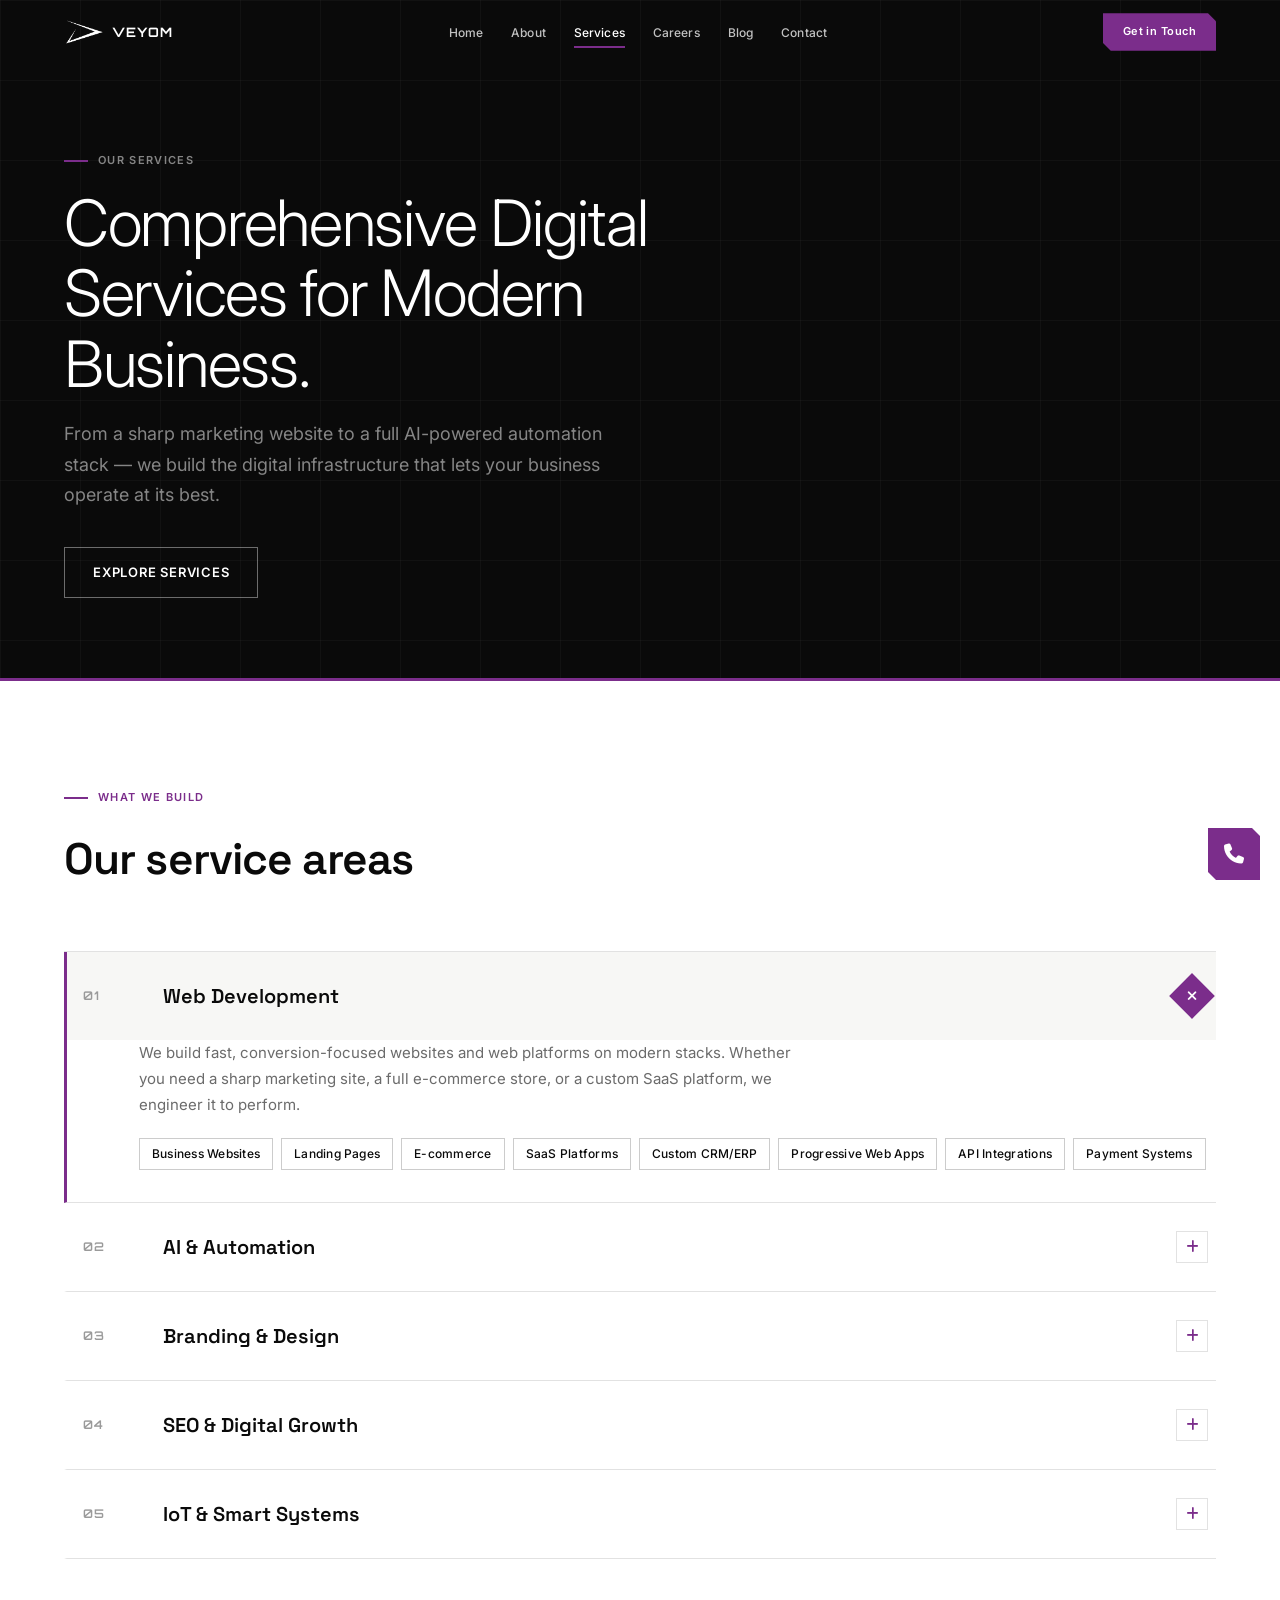
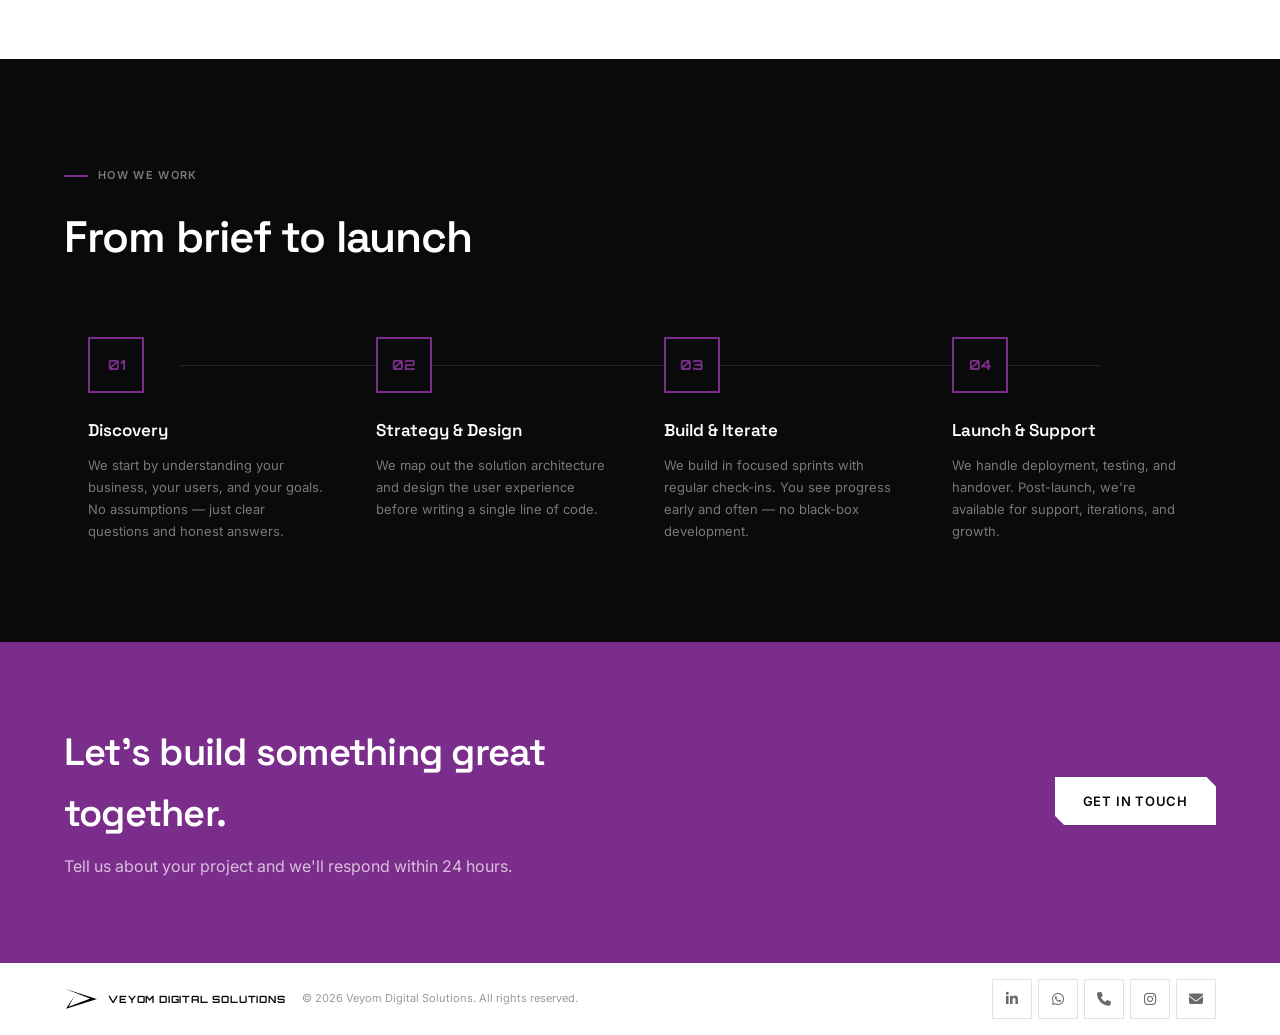
<file: services.html>
<!DOCTYPE html>
<html lang="en">
<head>
  <meta charset="UTF-8">
  <meta name="viewport" content="width=device-width, initial-scale=1.0">
  <title>Services — Veyom Digital Solutions</title>
  <meta name="description" content="Comprehensive digital services — web development, AI automation, branding, SEO, and IoT systems from Veyom Digital Solutions.">
  <link rel="stylesheet" href="_nav.css">
  <link rel="stylesheet" href="https://cdnjs.cloudflare.com/ajax/libs/font-awesome/6.5.2/css/all.min.css">
  <link href="https://fonts.googleapis.com/css2?family=Inter:wght@300;400;500;600;700&family=Orbitron:wght@400;500;600;700;800&family=Space+Grotesk:wght@400;500;600;700&display=swap" rel="stylesheet">
  <style>
    /* ── DARK HERO ── */
    .svc-hero {
      position: relative; min-height: 60vh;
      background: var(--dark);
      display: flex; align-items: center;
      overflow: hidden;
    }
    .svc-hero-grid {
      position: absolute; inset: 0; z-index: 1;
      background-image:
        linear-gradient(rgba(255,255,255,0.03) 1px, transparent 1px),
        linear-gradient(90deg, rgba(255,255,255,0.03) 1px, transparent 1px);
      background-size: 80px 80px;
    }
    .svc-hero-content {
      position: relative; z-index: 2;
      padding: calc(var(--nav-h) + 80px) 0 80px;
      max-width: 720px;
    }
    .svc-hero h1 {
      font-family: 'Inter', sans-serif;
      font-size: clamp(36px, 5vw, 64px);
      font-weight: 300; line-height: 1.1;
      color: #fff; margin-bottom: 20px;
      letter-spacing: -0.02em;
    }
    .svc-hero-sub {
      font-size: clamp(15px, 1.8vw, 18px);
      color: rgba(255,255,255,0.5);
      line-height: 1.7; max-width: 540px;
      margin-bottom: 36px;
    }
    .svc-hero-btns { display: flex; gap: 16px; flex-wrap: wrap; }
    .hero-sep { height: 3px; background: var(--purple); }

    /* ── ACCORDION ── */
    .accordion-sec { background: var(--white); padding: 100px 0; }
    .acc-header { margin-bottom: 56px; }
    .acc-header h2 {
      font-family: 'Space Grotesk', sans-serif;
      font-size: clamp(28px, 3.5vw, 44px);
      font-weight: 600; color: var(--ink);
      letter-spacing: -0.02em;
    }
    .accordion { border-top: 1px solid var(--border); }
    .acc-item {
      border-bottom: 1px solid var(--border);
      border-left: 3px solid transparent;
      transition: border-left-color 0.25s ease;
    }
    .acc-item.open { border-left-color: var(--purple); }
    .acc-trigger {
      width: 100%; background: none; border: none;
      display: grid; grid-template-columns: 56px 1fr 40px;
      gap: 24px; align-items: center;
      padding: 28px 0 28px 16px;
      cursor: pointer; text-align: left;
      transition: background 0.2s;
    }
    .acc-trigger:hover { background: var(--off); }
    .acc-item.open .acc-trigger { background: var(--off); }
    .acc-num {
      font-family: 'Orbitron', sans-serif;
      font-size: 12px; font-weight: 600;
      color: var(--muted2); letter-spacing: 0.08em;
    }
    .acc-title {
      font-family: 'Space Grotesk', sans-serif;
      font-size: 20px; font-weight: 600;
      color: var(--ink);
    }
    .acc-icon {
      width: 32px; height: 32px;
      border: 1px solid var(--border);
      display: flex; align-items: center; justify-content: center;
      font-size: 14px; color: var(--purple);
      transition: transform 0.3s ease, background 0.2s;
      flex-shrink: 0;
    }
    .acc-item.open .acc-icon { transform: rotate(45deg); background: var(--purple); color: #fff; border-color: var(--purple); }
    .acc-body { display: none; padding: 0 0 32px 72px; }
    .acc-item.open .acc-body { display: block; }
    .acc-desc {
      font-size: 15px; color: var(--muted);
      line-height: 1.75; margin-bottom: 20px;
      max-width: 680px;
    }
    .acc-tags { display: flex; flex-wrap: wrap; gap: 8px; }
    .acc-tag {
      font-size: 12px; font-weight: 500;
      color: var(--ink); letter-spacing: 0.02em;
      border: 1px solid var(--border2);
      padding: 5px 12px;
    }

    /* ── PROCESS ── */
    .process-sec { background: var(--dark); padding: 100px 0; }
    .proc-header { margin-bottom: 64px; }
    .proc-header h2 {
      font-family: 'Space Grotesk', sans-serif;
      font-size: clamp(28px, 3.5vw, 44px);
      font-weight: 600; color: #fff;
      letter-spacing: -0.02em;
    }
    .proc-steps {
      display: grid; grid-template-columns: repeat(4, 1fr);
      gap: 0; position: relative;
    }
    .proc-steps::before {
      content: '';
      position: absolute; top: 28px; left: 10%; right: 10%;
      height: 1px; background: rgba(255,255,255,0.1); z-index: 0;
    }
    .proc-step { padding: 0 24px; position: relative; z-index: 1; }
    .proc-num {
      width: 56px; height: 56px;
      border: 2px solid var(--purple);
      display: flex; align-items: center; justify-content: center;
      font-family: 'Orbitron', sans-serif;
      font-size: 14px; font-weight: 700;
      color: var(--purple); margin-bottom: 24px;
      background: var(--dark);
    }
    .proc-title {
      font-family: 'Space Grotesk', sans-serif;
      font-size: 17px; font-weight: 600;
      color: #fff; margin-bottom: 10px;
    }
    .proc-desc { font-size: 13px; color: rgba(255,255,255,0.45); line-height: 1.7; }

    /* ── CTA PURPLE ── */
    .cta-purple { background: var(--purple); padding: 80px 0; }
    .cta-purple-inner {
      display: flex; align-items: center;
      justify-content: space-between; gap: 40px; flex-wrap: wrap;
    }
    .cta-purple h2 {
      font-family: 'Space Grotesk', sans-serif;
      font-size: clamp(24px, 3vw, 38px);
      font-weight: 600; color: #fff;
      letter-spacing: -0.02em; max-width: 560px;
    }
    .cta-purple p { font-size: 16px; color: rgba(255,255,255,0.7); margin-top: 10px; }

    /* ── RESPONSIVE ── */
    @media (max-width: 1024px) {
      .proc-steps { grid-template-columns: repeat(2, 1fr); gap: 40px; }
      .proc-steps::before { display: none; }
    }
    @media (max-width: 768px) {
      .svc-hero { min-height: 50vh; }
      .svc-hero-content { padding: calc(var(--nav-h) + 48px) 0 48px; }
      .accordion-sec { padding: 60px 0; }
      .process-sec { padding: 60px 0; }
      .cta-purple { padding: 56px 0; }
      .proc-steps { grid-template-columns: 1fr; gap: 32px; }
      .acc-trigger { grid-template-columns: 40px 1fr 36px; gap: 12px; padding-left: 12px; }
      .acc-title { font-size: 17px; }
      .acc-body { padding: 0 12px 24px 52px; }
      .cta-purple-inner { flex-direction: column; align-items: flex-start; }
    }
    @media (max-width: 480px) {
      .svc-hero h1 { font-size: clamp(26px, 8vw, 40px); }
      .acc-body { padding-left: 40px; }
    }
  </style>
</head>
<body>

<!-- DRAWER -->
<div class="drawer-overlay" id="drawerOverlay"></div>
<div class="drawer" id="drawer">
  <div class="drawer-header">
    <span class="drawer-logo">Veyom</span>
    <button class="drawer-close" id="drawerClose" aria-label="Close"><i class="fas fa-times"></i></button>
  </div>
  <nav class="drawer-links">
    <a href="index.html">Home</a>
    <a href="about.html">About</a>
    <a href="services.html" class="active">Services</a>
    <a href="careers.html">Careers</a>
    <a href="blog.html">Blog</a>
    <a href="contact.html">Contact</a>
  </nav>
  <div class="drawer-cta"><a href="contact.html">Get in Touch</a></div>
</div>

<!-- NAV -->
<nav class="site-nav" id="siteNav">
  <div class="container nav-inner">
    <a href="index.html" class="nav-logo">
      <img src="logo1.png" alt="Veyom" class="nav-logo-img">
      <div><span class="nav-logo-name">Veyom</span></div>
    </a>
    <ul class="nav-links">
      <li><a href="index.html">Home</a></li>
      <li><a href="about.html">About</a></li>
      <li><a href="services.html" class="active">Services</a></li>
      <li><a href="careers.html">Careers</a></li>
      <li><a href="blog.html">Blog</a></li>
      <li><a href="contact.html">Contact</a></li>
    </ul>
    <div class="nav-actions">
      <a href="contact.html" class="nav-cta">Get in Touch</a>
      <button class="nav-hamburger" id="navHamburger" aria-label="Menu"><i class="fas fa-bars"></i></button>
    </div>
  </div>
</nav>

<!-- HERO -->
<section class="svc-hero">
  <div class="svc-hero-grid"></div>
  <div class="container">
    <div class="svc-hero-content">
      <span class="eyebrow" style="color:rgba(255,255,255,0.5);">Our Services</span>
      <h1>Comprehensive Digital Services for Modern Business.</h1>
      <p class="svc-hero-sub">From a sharp marketing website to a full AI-powered automation stack — we build the digital infrastructure that lets your business operate at its best.</p>
      <div class="svc-hero-btns">
        <a href="#accordion" class="btn btn-ghost">Explore Services</a>
      </div>
    </div>
  </div>
</section>
<div class="hero-sep"></div>

<!-- ACCORDION -->
<section class="accordion-sec" id="accordion">
  <div class="container">
    <div class="acc-header">
      <span class="eyebrow">What We Build</span>
      <h2>Our service areas</h2>
    </div>
    <div class="accordion" id="accordionList">

      <div class="acc-item open">
        <button class="acc-trigger" aria-expanded="true">
          <span class="acc-num">01</span>
          <span class="acc-title">Web Development</span>
          <span class="acc-icon"><i class="fas fa-plus"></i></span>
        </button>
        <div class="acc-body">
          <p class="acc-desc">We build fast, conversion-focused websites and web platforms on modern stacks. Whether you need a sharp marketing site, a full e-commerce store, or a custom SaaS platform, we engineer it to perform.</p>
          <div class="acc-tags">
            <span class="acc-tag">Business Websites</span>
            <span class="acc-tag">Landing Pages</span>
            <span class="acc-tag">E-commerce</span>
            <span class="acc-tag">SaaS Platforms</span>
            <span class="acc-tag">Custom CRM/ERP</span>
            <span class="acc-tag">Progressive Web Apps</span>
            <span class="acc-tag">API Integrations</span>
            <span class="acc-tag">Payment Systems</span>
          </div>
        </div>
      </div>

      <div class="acc-item">
        <button class="acc-trigger" aria-expanded="false">
          <span class="acc-num">02</span>
          <span class="acc-title">AI &amp; Automation</span>
          <span class="acc-icon"><i class="fas fa-plus"></i></span>
        </button>
        <div class="acc-body">
          <p class="acc-desc">We design and deploy intelligent automation systems that eliminate repetitive work, reduce errors, and free your team to focus on what matters. From WhatsApp bots to full AI voice agents.</p>
          <div class="acc-tags">
            <span class="acc-tag">WhatsApp Automation</span>
            <span class="acc-tag">AI Chatbots</span>
            <span class="acc-tag">Email Automation</span>
            <span class="acc-tag">AI Voice Agents</span>
            <span class="acc-tag">Workflow Automation</span>
            <span class="acc-tag">Document Processing</span>
            <span class="acc-tag">Data Extraction</span>
          </div>
        </div>
      </div>

      <div class="acc-item">
        <button class="acc-trigger" aria-expanded="false">
          <span class="acc-num">03</span>
          <span class="acc-title">Branding &amp; Design</span>
          <span class="acc-icon"><i class="fas fa-plus"></i></span>
        </button>
        <div class="acc-body">
          <p class="acc-desc">Your brand is the first thing people judge you on. We create visual identities that are sharp, memorable, and built to scale — from logo to full brand system to UI/UX design.</p>
          <div class="acc-tags">
            <span class="acc-tag">Logo Design</span>
            <span class="acc-tag">Brand Identity</span>
            <span class="acc-tag">UI/UX Design</span>
            <span class="acc-tag">Social Media Graphics</span>
            <span class="acc-tag">Pitch Decks</span>
          </div>
        </div>
      </div>

      <div class="acc-item">
        <button class="acc-trigger" aria-expanded="false">
          <span class="acc-num">04</span>
          <span class="acc-title">SEO &amp; Digital Growth</span>
          <span class="acc-icon"><i class="fas fa-plus"></i></span>
        </button>
        <div class="acc-body">
          <p class="acc-desc">Visibility drives growth. We implement technical and on-page SEO strategies that improve your search rankings, set up analytics that give you real insight, and optimise your site for conversion.</p>
          <div class="acc-tags">
            <span class="acc-tag">Technical SEO</span>
            <span class="acc-tag">On-page Optimisation</span>
            <span class="acc-tag">Analytics Setup</span>
            <span class="acc-tag">Conversion Optimisation</span>
          </div>
        </div>
      </div>

      <div class="acc-item">
        <button class="acc-trigger" aria-expanded="false">
          <span class="acc-num">05</span>
          <span class="acc-title">IoT &amp; Smart Systems</span>
          <span class="acc-icon"><i class="fas fa-plus"></i></span>
        </button>
        <div class="acc-body">
          <p class="acc-desc">We architect and deploy IoT systems that connect physical devices to intelligent software — from industrial monitoring to smart building automation and real-time operational dashboards.</p>
          <div class="acc-tags">
            <span class="acc-tag">IoT Architecture</span>
            <span class="acc-tag">Device Integration</span>
            <span class="acc-tag">Industrial Monitoring</span>
            <span class="acc-tag">Sensor Automation</span>
            <span class="acc-tag">Real-time Dashboards</span>
          </div>
        </div>
      </div>

    </div>
  </div>
</section>

<!-- PROCESS -->
<section class="process-sec">
  <div class="container">
    <div class="proc-header">
      <span class="eyebrow" style="color:rgba(255,255,255,0.45);">How We Work</span>
      <h2>From brief to launch</h2>
    </div>
    <div class="proc-steps">
      <div class="proc-step">
        <div class="proc-num">01</div>
        <div class="proc-title">Discovery</div>
        <p class="proc-desc">We start by understanding your business, your users, and your goals. No assumptions — just clear questions and honest answers.</p>
      </div>
      <div class="proc-step">
        <div class="proc-num">02</div>
        <div class="proc-title">Strategy &amp; Design</div>
        <p class="proc-desc">We map out the solution architecture and design the user experience before writing a single line of code.</p>
      </div>
      <div class="proc-step">
        <div class="proc-num">03</div>
        <div class="proc-title">Build &amp; Iterate</div>
        <p class="proc-desc">We build in focused sprints with regular check-ins. You see progress early and often — no black-box development.</p>
      </div>
      <div class="proc-step">
        <div class="proc-num">04</div>
        <div class="proc-title">Launch &amp; Support</div>
        <p class="proc-desc">We handle deployment, testing, and handover. Post-launch, we're available for support, iterations, and growth.</p>
      </div>
    </div>
  </div>
</section>

<!-- CTA PURPLE -->
<section class="cta-purple">
  <div class="container">
    <div class="cta-purple-inner">
      <div>
        <h2>Let's build something great together.</h2>
        <p>Tell us about your project and we'll respond within 24 hours.</p>
      </div>
      <a href="contact.html" class="btn btn-white">Get in Touch</a>
    </div>
  </div>
</section>

<!-- FOOTER -->
<footer class="site-footer">
  <div class="container footer-inner">
    <div class="footer-brand">
      <a href="index.html" class="footer-logo-link">
        <img src="logo1.png" alt="Veyom">
        <span class="footer-logo-name">Veyom Digital Solutions</span>
      </a>
      <p class="footer-copy">© 2026 Veyom Digital Solutions. All rights reserved.</p>
    </div>
    <div class="footer-right">
      <div class="footer-socials">
        <a href="https://linkedin.com/company/veyom" class="footer-icon" aria-label="LinkedIn" target="_blank" rel="noopener"><i class="fab fa-linkedin-in"></i></a>
        <a href="https://wa.me/919342732906" class="footer-icon" aria-label="WhatsApp" target="_blank" rel="noopener"><i class="fab fa-whatsapp"></i></a>
        <a href="tel:+919342732906" class="footer-icon" aria-label="Phone"><i class="fas fa-phone"></i></a>
        <a href="https://instagram.com/veyom" class="footer-icon" aria-label="Instagram" target="_blank" rel="noopener"><i class="fab fa-instagram"></i></a>
        <a href="mailto:info@veyom.com" class="footer-icon" aria-label="Email"><i class="fas fa-envelope"></i></a>
      </div>
    </div>
  </div>
</footer>

<!-- FLOAT CALL -->
<a href="tel:+919342732906" class="float-call" aria-label="Call"><i class="fas fa-phone"></i></a>

<script>
  const nav = document.getElementById('siteNav');
  window.addEventListener('scroll', () => nav.classList.toggle('scrolled', window.scrollY > 60), { passive: true });
  const ov = document.getElementById('drawerOverlay');
  const dr = document.getElementById('drawer');
  const tog = s => { dr.classList.toggle('open', s); ov.classList.toggle('open', s); document.body.style.overflow = s ? 'hidden' : ''; };
  document.getElementById('navHamburger').addEventListener('click', () => tog(true));
  document.getElementById('drawerClose').addEventListener('click', () => tog(false));
  ov.addEventListener('click', () => tog(false));
  document.querySelectorAll('.drawer-links a').forEach(a => a.addEventListener('click', () => tog(false)));

  document.querySelectorAll('.acc-trigger').forEach(btn => {
    btn.addEventListener('click', () => {
      const item = btn.closest('.acc-item');
      const isOpen = item.classList.contains('open');
      document.querySelectorAll('.acc-item').forEach(i => i.classList.remove('open'));
      if (!isOpen) item.classList.add('open');
    });
  });
</script>
</body>
</html>
</file>
<file: _nav.css>
/* ═══════════════════════════════════════════════════
   VEYOM DIGITAL SOLUTIONS — Design System
   ═══════════════════════════════════════════════════ */

/* ── RESET ── */
*, *::before, *::after { margin: 0; padding: 0; box-sizing: border-box; }
html { scroll-behavior: smooth; -webkit-font-smoothing: antialiased; text-rendering: optimizeLegibility; }
body { font-family: 'Inter', sans-serif; overflow-x: hidden; line-height: 1.6; }
a { text-decoration: none; color: inherit; }
img { max-width: 100%; height: auto; display: block; }

/* ── DESIGN TOKENS ── */
:root {
  --white:        #ffffff;
  --off:          #f7f7f5;
  --light:        #f0eff0;
  --ink:          #0a0a0a;
  --ink2:         #1a1a1a;
  --muted:        #6b6b6b;
  --muted2:       #9a9a9a;
  --border:       #e2e2e2;
  --border2:      #cccccc;
  --purple:       #7b2d8b;
  --purple2:      #6a2578;
  --purple3:      #9b3dab;
  --purple-light: rgba(123,45,139,0.08);
  --dark:         #0a0a0a;
  --dark2:        #111111;
  --dark3:        #1a1a1a;
  --nav-h:        64px;
  --ease:         cubic-bezier(0.25, 1, 0.5, 1);
  --trans:        all 0.25s var(--ease);
  --r:            4px;
}

/* ── CONTAINER ── */
.container {
  width: 100%;
  max-width: 1450px;
  margin: 0 auto;
  padding: 0 clamp(16px, 5vw, 72px);
}

/* ── EYEBROW LABEL ── */
.eyebrow {
  display: inline-flex; align-items: center; gap: 10px;
  font-size: 11px; font-weight: 600;
  letter-spacing: 0.12em; text-transform: uppercase;
  color: var(--purple);
  margin-bottom: 18px;
}
.eyebrow::before {
  content: '';
  width: 24px; height: 2px;
  background: var(--purple);
  flex-shrink: 0;
}

/* ══════════════════════════════════════════
   NAVBAR
══════════════════════════════════════════ */
.site-nav {
  position: fixed; top: 0; left: 0; width: 100%;
  z-index: 1000;
  background: transparent;
  transition: background 0.3s ease, box-shadow 0.3s ease;
}
.site-nav.scrolled {
  background: rgba(255,255,255,0.98);
  backdrop-filter: blur(24px);
  -webkit-backdrop-filter: blur(24px);
  box-shadow: 0 1px 0 var(--border);
}
.nav-inner {
  height: var(--nav-h);
  display: flex;
  align-items: center;
  justify-content: space-between;
  gap: 16px;
}

/* ── LOGO ── */
.nav-logo {
  display: flex; align-items: center; gap: 8px;
  text-decoration: none; flex-shrink: 0;
}
.nav-logo-img {
  height: 28px; width: auto; object-fit: contain;
  filter: brightness(0) invert(1);
  transition: filter 0.3s ease;
}
.site-nav.scrolled .nav-logo-img { filter: none; }
.nav-logo-name {
  font-family: 'Orbitron', sans-serif;
  font-size: 13px; font-weight: 700;
  letter-spacing: 0.08em; text-transform: uppercase;
  color: #fff;
  transition: color 0.3s ease;
  line-height: 1;
}
.site-nav.scrolled .nav-logo-name { color: var(--ink); }

/* ── DESKTOP LINKS ── */
.nav-links {
  display: flex; align-items: center; justify-content: center;
  gap: 28px; list-style: none; flex: 1;
}
.nav-links a {
  font-size: 12px; font-weight: 500;
  color: rgba(255,255,255,0.75);
  padding: 6px 0; position: relative;
  letter-spacing: 0.01em;
  transition: color 0.2s ease;
  white-space: nowrap;
}
.nav-links a::after {
  content: ''; position: absolute;
  left: 0; bottom: -2px; width: 0; height: 2px;
  background: var(--purple); transition: width 0.25s ease;
}
.nav-links a:hover { color: #fff; }
.nav-links a:hover::after,
.nav-links a.active::after { width: 100%; }
.nav-links a.active { color: #fff; }
.site-nav.scrolled .nav-links a { color: var(--muted); }
.site-nav.scrolled .nav-links a:hover,
.site-nav.scrolled .nav-links a.active { color: var(--ink); }

/* ── NAV ACTIONS ── */
.nav-actions { display: flex; align-items: center; gap: 8px; flex-shrink: 0; }
.nav-cta {
  font-size: 11px; font-weight: 600;
  background: var(--purple); color: #fff;
  padding: 10px 20px;
  letter-spacing: 0.04em;
  transition: var(--trans);
  white-space: nowrap;
  clip-path: polygon(0 0, calc(100% - 8px) 0, 100% 8px, 100% 100%, 8px 100%, 0 calc(100% - 8px));
}
.nav-cta:hover { background: var(--purple2); transform: translateY(-1px); }

.nav-hamburger {
  display: none;
  background: none; border: none;
  font-size: 22px; color: #fff; cursor: pointer;
  padding: 8px;
  line-height: 1;
  transition: color 0.3s ease;
  /* Ensure 44px touch target */
  min-width: 44px; min-height: 44px;
  align-items: center; justify-content: center;
}
.site-nav.scrolled .nav-hamburger { color: var(--ink); }

/* ══════════════════════════════════════════
   MOBILE DRAWER
══════════════════════════════════════════ */
.drawer-overlay {
  position: fixed; inset: 0;
  background: rgba(0,0,0,0.7);
  z-index: 1998; opacity: 0; pointer-events: none;
  transition: opacity 0.3s ease;
}
.drawer-overlay.open { opacity: 1; pointer-events: auto; }

.drawer {
  position: fixed; top: 0; right: -100%;
  width: min(320px, 85vw); height: 100%;
  height: 100dvh;
  background: var(--dark2); z-index: 1999;
  display: flex; flex-direction: column;
  box-shadow: -20px 0 60px rgba(0,0,0,0.5);
  transition: right 0.4s cubic-bezier(0.16, 1, 0.3, 1);
  border-left: 1px solid rgba(255,255,255,0.06);
  overflow-y: auto;
  -webkit-overflow-scrolling: touch;
}
.drawer.open { right: 0; }

.drawer-header {
  display: flex; align-items: center; justify-content: space-between;
  padding: 20px 24px;
  border-bottom: 1px solid rgba(255,255,255,0.06);
  flex-shrink: 0;
}
.drawer-logo {
  font-family: 'Orbitron', sans-serif;
  font-size: 13px; font-weight: 700;
  letter-spacing: 0.12em; text-transform: uppercase;
  color: #fff;
}
.drawer-close {
  background: none; border: none;
  color: rgba(255,255,255,0.5); font-size: 18px; cursor: pointer;
  min-width: 44px; min-height: 44px;
  display: flex; align-items: center; justify-content: center;
  transition: color 0.2s;
}
.drawer-close:hover { color: #fff; }

.drawer-links {
  display: flex; flex-direction: column;
  padding: 8px 0; flex: 1;
}
.drawer-links a {
  color: rgba(255,255,255,0.6); font-size: 16px; font-weight: 500;
  padding: 16px 24px;
  border-left: 3px solid transparent;
  transition: all 0.2s ease;
  min-height: 52px;
  display: flex; align-items: center;
}
.drawer-links a:hover,
.drawer-links a.active {
  color: #fff;
  background: rgba(123,45,139,0.12);
  border-left-color: var(--purple);
}

.drawer-cta {
  padding: 20px 24px;
  border-top: 1px solid rgba(255,255,255,0.06);
  flex-shrink: 0;
}
.drawer-cta a {
  display: block; text-align: center;
  background: var(--purple); color: #fff;
  padding: 16px; font-size: 13px; font-weight: 600;
  letter-spacing: 0.06em; text-transform: uppercase;
  transition: background 0.2s;
  clip-path: polygon(0 0, calc(100% - 8px) 0, 100% 8px, 100% 100%, 8px 100%, 0 calc(100% - 8px));
}
.drawer-cta a:hover { background: var(--purple2); }

/* ══════════════════════════════════════════
   FOOTER
══════════════════════════════════════════ */
.site-footer {
  background: #ffffff;
  border-top: 3px solid var(--purple);
  padding: 16px 0;
}
.footer-inner {
  display: flex;
  justify-content: space-between;
  align-items: center;
  gap: 16px; flex-wrap: wrap;
}
.footer-brand {
  display: flex; flex-direction: row;
  align-items: center; gap: 16px;
  flex-wrap: wrap;
}
.footer-logo-link {
  display: flex; align-items: center; gap: 10px;
  text-decoration: none;
}
.footer-logo-link img { height: 24px; width: auto; object-fit: contain; }
.footer-logo-name {
  font-family: 'Orbitron', sans-serif;
  font-size: 10px; font-weight: 700;
  letter-spacing: 0.08em; text-transform: uppercase;
  color: var(--ink); line-height: 1;
}
.footer-copy {
  font-size: 11px; color: var(--muted2);
  margin: 0;
}
.footer-right {
  display: flex; align-items: center;
}
.footer-socials { display: flex; align-items: center; gap: 6px; flex-wrap: wrap; }
.footer-icon {
  width: 40px; height: 40px;
  border: 1px solid var(--border);
  display: flex; align-items: center; justify-content: center;
  color: var(--muted); font-size: 14px;
  text-decoration: none;
  transition: var(--trans);
}
.footer-icon:hover {
  background: var(--purple); color: #fff;
  border-color: var(--purple);
}

/* ── FLOATING CALL ── */
.float-call {
  position: fixed; right: 20px; bottom: 20px;
  width: 52px; height: 52px;
  background: var(--purple); color: #fff;
  display: flex; align-items: center; justify-content: center;
  font-size: 20px; z-index: 990;
  box-shadow: 0 8px 28px rgba(123,45,139,0.4);
  transition: transform 0.3s ease, box-shadow 0.3s ease;
  text-decoration: none;
  clip-path: polygon(0 0, calc(100% - 8px) 0, 100% 8px, 100% 100%, 8px 100%, 0 calc(100% - 8px));
}
.float-call:hover {
  transform: translateY(-4px);
  box-shadow: 0 16px 40px rgba(123,45,139,0.5);
}

/* ══════════════════════════════════════════
   BUTTONS
══════════════════════════════════════════ */
.btn {
  display: inline-flex; align-items: center; justify-content: center; gap: 8px;
  padding: 14px 28px;
  font-size: 13px; font-weight: 600;
  text-decoration: none; transition: var(--trans);
  cursor: pointer; border: none;
  letter-spacing: 0.06em; text-transform: uppercase;
  white-space: nowrap;
}
.btn-purple {
  background: var(--purple); color: #fff;
  clip-path: polygon(0 0, calc(100% - 10px) 0, 100% 10px, 100% 100%, 10px 100%, 0 calc(100% - 10px));
}
.btn-purple:hover { background: var(--purple2); transform: translateY(-1px); box-shadow: 0 6px 24px rgba(123,45,139,0.35); }
.btn-white {
  background: #fff; color: var(--ink);
  clip-path: polygon(0 0, calc(100% - 10px) 0, 100% 10px, 100% 100%, 10px 100%, 0 calc(100% - 10px));
}
.btn-white:hover { background: var(--off); transform: translateY(-1px); }
.btn-dark {
  background: var(--ink); color: #fff;
  clip-path: polygon(0 0, calc(100% - 10px) 0, 100% 10px, 100% 100%, 10px 100%, 0 calc(100% - 10px));
}
.btn-dark:hover { background: var(--dark3); transform: translateY(-1px); }
.btn-ghost {
  background: transparent;
  border: 1px solid rgba(255,255,255,0.4);
  color: #fff;
}
.btn-ghost:hover { background: rgba(255,255,255,0.1); border-color: rgba(255,255,255,0.7); }
.btn-outline {
  background: transparent;
  border: 1.5px solid var(--purple);
  color: var(--purple);
}
.btn-outline:hover { background: var(--purple); color: #fff; }

/* ══════════════════════════════════════════
   PULSE DOT
══════════════════════════════════════════ */
.pulse-dot {
  width: 7px; height: 7px; border-radius: 50%;
  background: #22c55e;
  animation: pulse 2s ease-in-out infinite;
  flex-shrink: 0;
}
@keyframes pulse {
  0%, 100% { transform: scale(0.85); opacity: 0.6; }
  50% { transform: scale(1.2); opacity: 1; }
}

/* ══════════════════════════════════════════
   SECTION DIVIDER
══════════════════════════════════════════ */
.section-line {
  width: 48px; height: 3px;
  background: var(--purple);
  margin-bottom: 24px;
}

/* ══════════════════════════════════════════
   RESPONSIVE — TABLET
══════════════════════════════════════════ */
@media (max-width: 1024px) {
  .nav-links { display: none; }
  .nav-actions .nav-cta { display: none; }
  .nav-hamburger { display: flex; }
}

/* ══════════════════════════════════════════
   RESPONSIVE — MOBILE
══════════════════════════════════════════ */
@media (max-width: 768px) {
  :root { --nav-h: 60px; }

  .footer-inner { flex-direction: column; align-items: center; gap: 12px; text-align: center; }
  .footer-brand { flex-direction: column; align-items: center; gap: 8px; }
  .footer-logo-link { justify-content: center; }
  .footer-copy { white-space: normal; text-align: center; }
  .footer-right { justify-content: center; }
  .footer-socials { justify-content: center; }

  .float-call { right: 16px; bottom: 16px; width: 48px; height: 48px; font-size: 18px; }

  .btn { padding: 14px 24px; font-size: 12px; }
}
</file>
